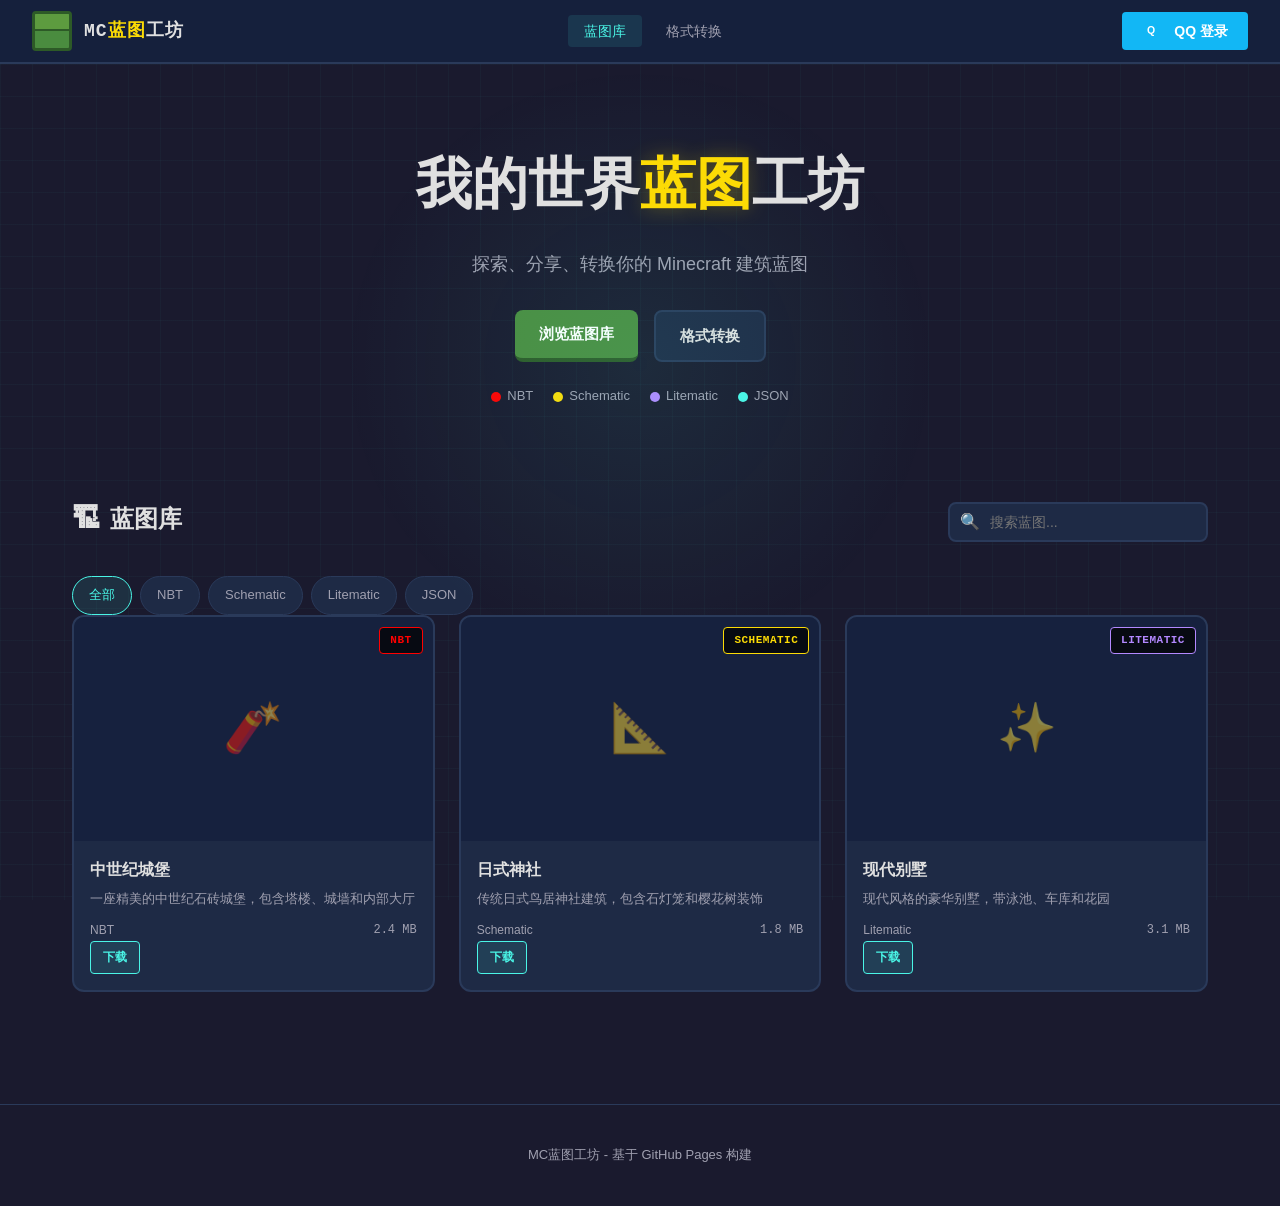
<file: minecraft-blueprints/index.html>
<!DOCTYPE html>
<html lang="zh-CN">
<head>
  <meta charset="UTF-8">
  <meta name="viewport" content="width=device-width, initial-scale=1.0">
  <title>MC蓝图工坊 - Minecraft 蓝图库</title>
  <meta name="description" content="探索、分享、转换你的 Minecraft 建筑蓝图。支持 NBT、Schematic、Litematic、JSON 格式。">
  <link rel="stylesheet" href="css/style.css">
</head>
<body>

  <!-- 导航栏 -->
  <nav class="navbar">
    <a href="./" class="nav-logo">
      <div class="logo-icon"></div>
      <span class="logo-text">MC<span>蓝图</span>工坊</span>
    </a>
    <ul class="nav-links">
      <li><a href="./" class="active">蓝图库</a></li>
      <li><a href="./converter.html">格式转换</a></li>
    </ul>
    <div id="nav-user"></div>
  </nav>

  <!-- 主内容 -->
  <main class="main-content">

    <!-- Hero 区域 -->
    <section class="hero">
      <h1>我的世界<span class="highlight">蓝图</span>工坊</h1>
      <p>探索、分享、转换你的 Minecraft 建筑蓝图</p>
      <div class="hero-buttons">
        <a href="#gallery" class="btn btn-primary">浏览蓝图库</a>
        <a href="./converter.html" class="btn btn-secondary">格式转换</a>
      </div>
      <div class="formats-legend">
        <div class="legend-item">
          <span class="legend-dot nbt"></span>
          <span>NBT</span>
        </div>
        <div class="legend-item">
          <span class="legend-dot schematic"></span>
          <span>Schematic</span>
        </div>
        <div class="legend-item">
          <span class="legend-dot litematic"></span>
          <span>Litematic</span>
        </div>
        <div class="legend-item">
          <span class="legend-dot json"></span>
          <span>JSON</span>
        </div>
      </div>
    </section>

    <!-- 蓝图库 -->
    <section id="gallery" class="container">
      <div class="section-header">
        <h2><span class="icon">&#x1f3d7;</span> 蓝图库</h2>
        <div class="search-filter-bar">
          <div class="search-box">
            <input type="text" id="search-input" placeholder="搜索蓝图...">
          </div>
        </div>
      </div>
      <div class="filter-chips" id="filter-chips">
        <span class="filter-chip active" data-filter="all">全部</span>
        <span class="filter-chip" data-filter="nbt">NBT</span>
        <span class="filter-chip" data-filter="schematic">Schematic</span>
        <span class="filter-chip" data-filter="litematic">Litematic</span>
        <span class="filter-chip" data-filter="json">JSON</span>
      </div>
      <div class="blueprint-grid" id="blueprint-grid"></div>
    </section>

  </main>

  <!-- 模态框 -->
  <div class="modal-overlay" id="modal">
    <div class="modal-content">
      <button class="modal-close" id="modal-close">&times;</button>
      <div class="modal-image" id="modal-image"></div>
      <div class="modal-body">
        <h3 id="modal-title"></h3>
        <p class="modal-desc" id="modal-desc"></p>
        <div class="modal-details" id="modal-details"></div>
        <div class="modal-downloads" id="modal-downloads"></div>
      </div>
    </div>
  </div>

  <!-- Toast 提示 -->
  <div class="toast" id="toast"></div>

  <!-- 页脚 -->
  <footer class="footer">
    <p>MC蓝图工坊 - 基于 GitHub Pages 构建</p>
  </footer>

  <!-- 脚本 -->
  <script src="js/auth.js"></script>
  <script src="js/parsers/nbt-parser.js"></script>
  <script src="js/gallery.js"></script>

</body>
</html>
</file>
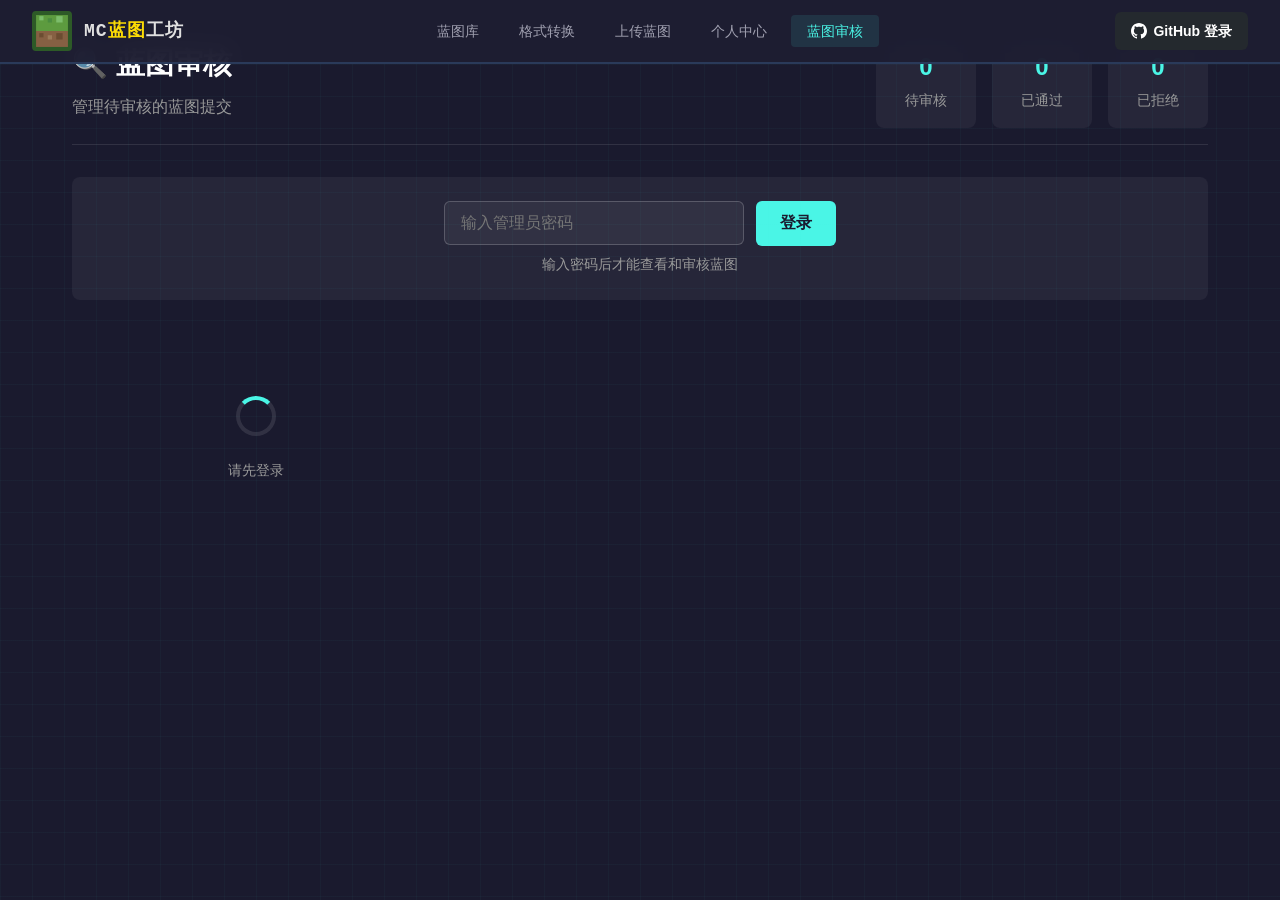
<file: admin.html>
<!DOCTYPE html>
<html lang="zh-CN">
<head>
  <meta charset="UTF-8">
  <meta name="viewport" content="width=device-width, initial-scale=1.0">
  <title>蓝图审核 - MC蓝图工坊</title>
  <link rel="stylesheet" href="css/style.css">
  <style>
    body {
      background: #1a1a2e;
      min-height: 100vh;
    }

    .navbar {
      background: rgba(30, 30, 50, 0.95);
    }

    .admin-container {
      max-width: 1200px;
      margin: 0 auto;
      padding: 2rem;
    }

    .admin-header {
      display: flex;
      justify-content: space-between;
      align-items: center;
      margin-bottom: 2rem;
      padding-bottom: 1rem;
      border-bottom: 1px solid rgba(255,255,255,0.1);
    }

    .admin-header h1 {
      color: #fff;
      font-size: 1.8rem;
      margin: 0;
    }

    .admin-header p {
      color: #999;
      margin: 0.5rem 0 0 0;
    }

    .stats-bar {
      display: flex;
      gap: 1rem;
    }

    .stat-item {
      background: rgba(255,255,255,0.05);
      padding: 1rem 1.5rem;
      border-radius: 8px;
      text-align: center;
      min-width: 100px;
    }

    .stat-item .number {
      font-size: 1.5rem;
      font-weight: bold;
      color: #4af5e6;
    }

    .stat-item .label {
      font-size: 0.85rem;
      color: #999;
      margin-top: 0.25rem;
    }

    .password-section {
      background: rgba(255,255,255,0.05);
      padding: 1.5rem;
      border-radius: 8px;
      margin-bottom: 2rem;
      text-align: center;
    }

    .password-section input {
      padding: 0.75rem 1rem;
      font-size: 1rem;
      border: 1px solid rgba(255,255,255,0.2);
      border-radius: 6px;
      background: rgba(255,255,255,0.05);
      color: #fff;
      width: 300px;
      margin-right: 0.5rem;
    }

    .password-section input:focus {
      outline: none;
      border-color: #4af5e6;
    }

    .password-section button {
      padding: 0.75rem 1.5rem;
      font-size: 1rem;
      border: none;
      border-radius: 6px;
      background: #4af5e6;
      color: #1a1a2e;
      font-weight: bold;
      cursor: pointer;
      transition: background 0.2s;
    }

    .password-section button:hover {
      background: #38d4c5;
    }

    .pending-list {
      display: grid;
      grid-template-columns: repeat(auto-fill, minmax(350px, 1fr));
      gap: 1rem;
    }

    .pending-card {
      background: rgba(255,255,255,0.05);
      border-radius: 12px;
      overflow: hidden;
      border: 1px solid rgba(255,255,255,0.1);
      transition: transform 0.2s, border-color 0.2s;
    }

    .pending-card:hover {
      transform: translateY(-2px);
      border-color: rgba(255,255,255,0.2);
    }

    .pending-card-header {
      padding: 1rem;
      background: rgba(255,255,255,0.03);
      border-bottom: 1px solid rgba(255,255,255,0.05);
    }

    .pending-card-header h3 {
      color: #fff;
      margin: 0 0 0.5rem 0;
      font-size: 1.1rem;
    }

    .pending-card-header .meta {
      color: #999;
      font-size: 0.85rem;
      display: flex;
      gap: 1rem;
    }

    .pending-card-body {
      padding: 1rem;
    }

    .pending-card-body p {
      color: #ccc;
      font-size: 0.9rem;
      margin: 0 0 1rem 0;
      line-height: 1.5;
    }

    .pending-card-details {
      display: grid;
      grid-template-columns: 1fr 1fr;
      gap: 0.5rem;
      font-size: 0.85rem;
      margin-bottom: 1rem;
    }

    .pending-card-details .detail {
      color: #999;
    }

    .pending-card-details .detail span {
      color: #4af5e6;
    }

    .pending-card-actions {
      display: flex;
      gap: 0.5rem;
    }

    .btn-approve {
      flex: 1;
      padding: 0.75rem;
      border: none;
      border-radius: 6px;
      background: #27ae60;
      color: #fff;
      font-weight: bold;
      cursor: pointer;
      transition: background 0.2s;
    }

    .btn-approve:hover {
      background: #219a52;
    }

    .btn-reject {
      flex: 1;
      padding: 0.75rem;
      border: none;
      border-radius: 6px;
      background: #e74c3c;
      color: #fff;
      font-weight: bold;
      cursor: pointer;
      transition: background 0.2s;
    }

    .btn-reject:hover {
      background: #d63031;
    }

    .empty-state {
      text-align: center;
      padding: 4rem;
    }

    .empty-state .empty-icon {
      font-size: 4rem;
      opacity: 0.3;
      margin-bottom: 1rem;
    }

    .empty-state h3 {
      color: #fff;
      margin: 0 0 0.5rem 0;
    }

    .empty-state p {
      color: #999;
      margin: 0;
    }

    .loading-state {
      text-align: center;
      padding: 4rem;
    }

    .loading-state .spinner {
      width: 40px;
      height: 40px;
      border: 4px solid rgba(255,255,255,0.1);
      border-top: 4px solid #4af5e6;
      border-radius: 50%;
      animation: spin 0.8s linear infinite;
      margin: 0 auto 1rem auto;
    }

    @keyframes spin {
      to { transform: rotate(360deg); }
    }

    .loading-state p {
      color: #999;
    }

    .toast {
      position: fixed;
      top: 20px;
      left: 50%;
      transform: translateX(-50%) translateY(-20px);
      padding: 12px 24px;
      border-radius: 8px;
      color: #fff;
      font-size: 14px;
      z-index: 9999;
      opacity: 0;
      transition: opacity 0.3s, transform 0.3s;
      pointer-events: none;
      max-width: 400px;
      text-align: center;
      box-shadow: 0 4px 12px rgba(0,0,0,0.3);
    }

    .toast.show {
      opacity: 1;
      transform: translateX(-50%) translateY(0);
    }

    .toast.success {
      background: #27ae60;
    }

    .toast.error {
      background: #e74c3c;
    }
  </style>
</head>
<body>
  <nav class="navbar">
    <a href="./" class="nav-logo">
      <div class="logo-icon"></div>
      <span class="logo-text">MC<span>蓝图</span>工坊</span>
    </a>
    <ul class="nav-links">
      <li><a href="./">蓝图库</a></li>
      <li><a href="./converter.html">格式转换</a></li>
      <li><a href="./upload.html">上传蓝图</a></li>
      <li><a href="./profile.html">个人中心</a></li>
      <li><a href="./admin.html" class="active">蓝图审核</a></li>
    </ul>
    <div id="nav-user"></div>
  </nav>

  <div class="admin-container">
    <div class="admin-header">
      <div>
        <h1>🔍 蓝图审核</h1>
        <p>管理待审核的蓝图提交</p>
      </div>
      <div class="stats-bar">
        <div class="stat-item">
          <div class="number" id="pending-count">0</div>
          <div class="label">待审核</div>
        </div>
        <div class="stat-item">
          <div class="number" id="approved-count">0</div>
          <div class="label">已通过</div>
        </div>
        <div class="stat-item">
          <div class="number" id="rejected-count">0</div>
          <div class="label">已拒绝</div>
        </div>
      </div>
    </div>

    <div class="password-section">
      <input type="password" id="admin-password" placeholder="输入管理员密码">
      <button onclick="loginAdmin()">登录</button>
      <p style="color: #999; font-size: 0.85rem; margin-top: 0.5rem;">输入密码后才能查看和审核蓝图</p>
    </div>

    <div id="pending-list" class="pending-list">
      <div class="loading-state">
        <div class="spinner"></div>
        <p>请先登录</p>
      </div>
    </div>
  </div>

  <script src="js/auth.js"></script>
  <script>
    const AUTH_WORKER_URL = 'https://qq-auth.wqclo.workers.dev';
    let adminPassword = '';

    function showToast(message, type) {
      let toast = document.getElementById('admin-toast');
      if (!toast) {
        toast = document.createElement('div');
        toast.id = 'admin-toast';
        toast.className = 'toast';
        document.body.appendChild(toast);
      }

      toast.textContent = message;
      toast.className = 'toast show ' + type;

      setTimeout(function() {
        toast.classList.remove('show');
      }, 3000);
    }

    async function loginAdmin() {
      const passwordInput = document.getElementById('admin-password');
      adminPassword = passwordInput.value.trim();

      if (!adminPassword) {
        showToast('请输入密码', 'error');
        return;
      }

      await loadPendingList();
    }

    async function loadPendingList() {
      const listContainer = document.getElementById('pending-list');
      listContainer.innerHTML = '<div class="loading-state"><div class="spinner"></div><p>正在加载待审核列表...</p></div>';

      try {
        const response = await fetch(AUTH_WORKER_URL + '/pending', {
          headers: {
            'Authorization': 'Bearer ' + adminPassword
          }
        });

        const data = await response.json();

        if (!data.success) {
          showToast(data.error || '获取列表失败', 'error');
          listContainer.innerHTML = '<div class="empty-state"><span class="empty-icon">🔒</span><h3>未授权</h3><p>密码错误，请重新输入</p></div>';
          return;
        }

        const pending = data.pending || [];
        document.getElementById('pending-count').textContent = pending.length;

        if (pending.length === 0) {
          listContainer.innerHTML = '<div class="empty-state"><span class="empty-icon">🎉</span><h3>暂无待审核蓝图</h3><p>所有提交都已审核完成</p></div>';
          return;
        }

        listContainer.innerHTML = '';

        pending.forEach(function(bp) {
          const card = document.createElement('div');
          card.className = 'pending-card';

          const modNames = (bp.mod_names || []).join(', ') || '无';

          card.innerHTML = `
            <div class="pending-card-header">
              <h3>${bp.name}</h3>
              <div class="meta">
                <span>${bp.format.toUpperCase()} · ${bp.size}</span>
                <span>版本 ${bp.mc_version || '未知'}</span>
              </div>
            </div>
            <div class="pending-card-body">
              <p>${bp.description || '暂无描述'}</p>
              <div class="pending-card-details">
                <div class="detail">上传者: <span>${bp.author || '匿名'}</span></div>
                <div class="detail">模组依赖: <span>${modNames}</span></div>
                <div class="detail">尺寸: <span>${bp.dimensions || '未知'}</span></div>
                <div class="detail">方块数: <span>${bp.blocks || '未知'}</span></div>
              </div>
              <div class="pending-card-actions">
                <button class="btn-approve" onclick="approveBlueprint('${bp.id}')">✅ 通过</button>
                <button class="btn-reject" onclick="rejectBlueprint('${bp.id}')">❌ 拒绝</button>
              </div>
            </div>
          `;

          listContainer.appendChild(card);
        });

      } catch (err) {
        console.error(err);
        showToast('加载失败: ' + err.message, 'error');
        listContainer.innerHTML = '<div class="empty-state"><span class="empty-icon">❌</span><h3>加载失败</h3><p>无法连接到服务器</p></div>';
      }
    }

    async function approveBlueprint(uploadId) {
      if (!confirm('确定要通过这个蓝图吗？')) {
        return;
      }

      try {
        const response = await fetch(AUTH_WORKER_URL + '/approve', {
          method: 'POST',
          headers: {
            'Content-Type': 'application/json',
            'Authorization': 'Bearer ' + adminPassword
          },
          body: JSON.stringify({ uploadId: uploadId })
        });

        const data = await response.json();

        if (data.success) {
          showToast('审核通过', 'success');
          loadPendingList();
        } else {
          showToast(data.error || '操作失败', 'error');
        }

      } catch (err) {
        showToast('操作失败: ' + err.message, 'error');
      }
    }

    async function rejectBlueprint(uploadId) {
      if (!confirm('确定要拒绝这个蓝图吗？文件将被删除。')) {
        return;
      }

      try {
        const response = await fetch(AUTH_WORKER_URL + '/reject', {
          method: 'POST',
          headers: {
            'Content-Type': 'application/json',
            'Authorization': 'Bearer ' + adminPassword
          },
          body: JSON.stringify({ uploadId: uploadId })
        });

        const data = await response.json();

        if (data.success) {
          showToast('已拒绝', 'success');
          loadPendingList();
        } else {
          showToast(data.error || '操作失败', 'error');
        }

      } catch (err) {
        showToast('操作失败: ' + err.message, 'error');
      }
    }

    document.getElementById('admin-password').addEventListener('keypress', function(e) {
      if (e.key === 'Enter') {
        loginAdmin();
      }
    });
  </script>
</body>
</html>
</file>
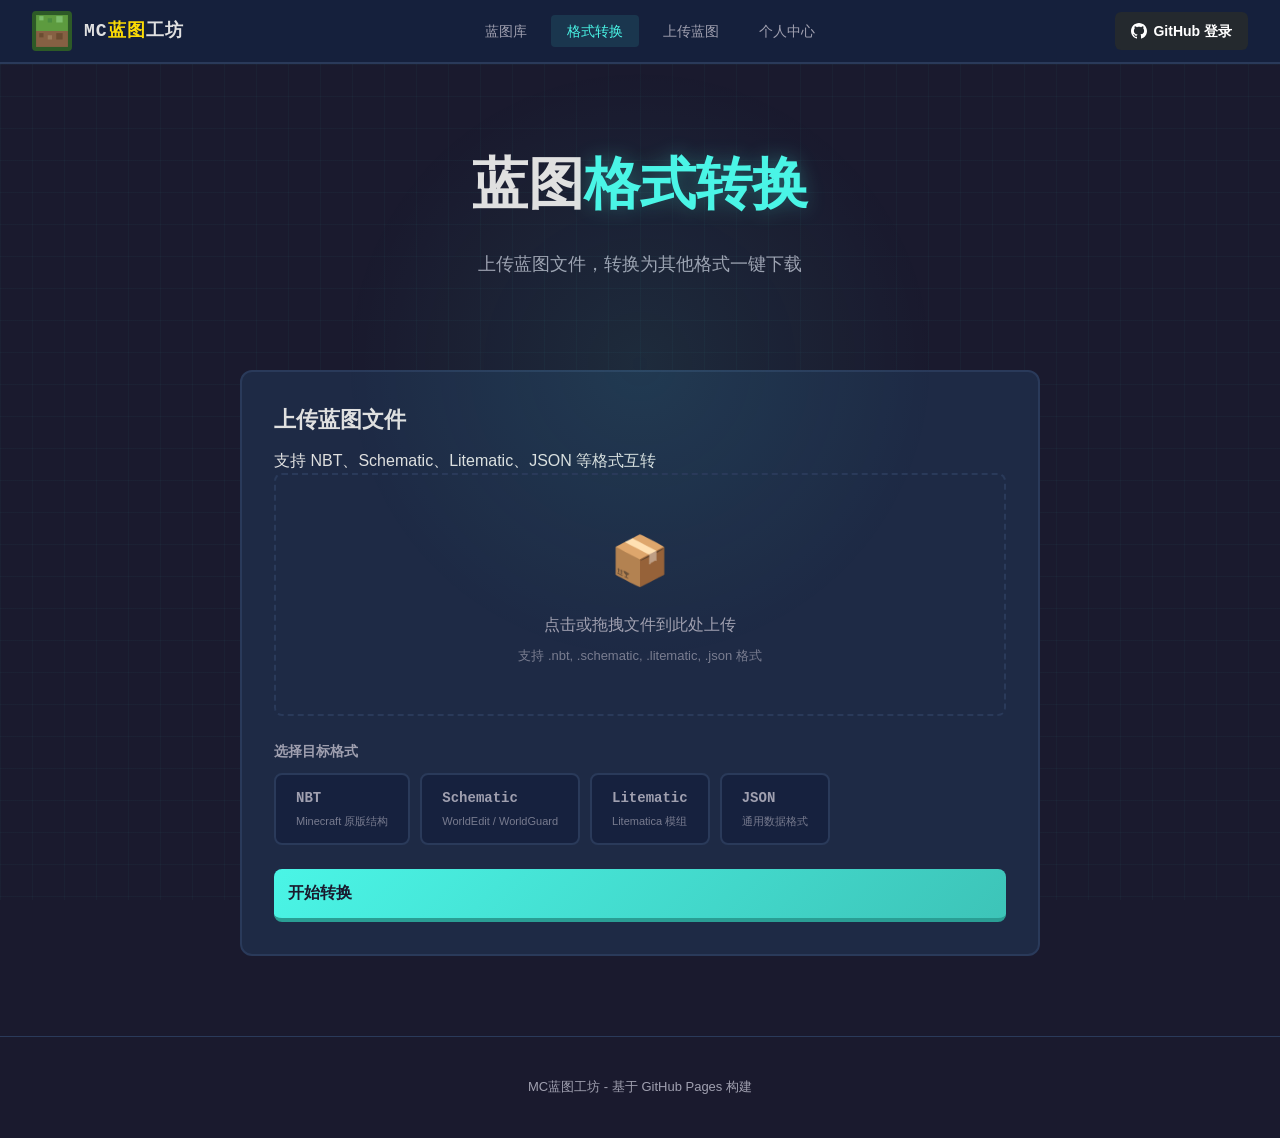
<file: converter.html>
<!DOCTYPE html>
<html lang="zh-CN">
<head>
  <meta charset="UTF-8">
  <meta name="viewport" content="width=device-width, initial-scale=1.0">
  <title>MC蓝图工坊 - 蓝图格式转换</title>
  <meta name="description" content="上传蓝图文件，转换为 NBT、Schematic、Litematic、JSON 等格式一键下载。">
  <meta name="keywords" content="Minecraft, 蓝图转换, NBT转换, Schematic转换, Litematic转换, 格式转换">
  <meta name="author" content="MC蓝图工坊">

  <!-- Favicon -->
  <link rel="icon" type="image/svg+xml" href="assets/favicon.svg">
  <link rel="apple-touch-icon" href="assets/apple-touch-icon.png">

  <!-- Open Graph / Facebook -->
  <meta property="og:type" content="website">
  <meta property="og:url" content="https://kalloer1.github.io/mc_blueprint/converter.html">
  <meta property="og:title" content="MC蓝图工坊 - 蓝图格式转换">
  <meta property="og:description" content="上传蓝图文件，转换为 NBT、Schematic、Litematic、JSON 等格式一键下载。">
  <meta property="og:image" content="https://kalloer1.github.io/mc_blueprint/assets/og-image.png">

  <!-- Twitter Card -->
  <meta name="twitter:card" content="summary_large_image">
  <meta name="twitter:url" content="https://kalloer1.github.io/mc_blueprint/converter.html">
  <meta name="twitter:title" content="MC蓝图工坊 - 蓝图格式转换">
  <meta name="twitter:description" content="上传蓝图文件，转换为 NBT、Schematic、Litematic、JSON 等格式一键下载。">
  <meta name="twitter:image" content="https://kalloer1.github.io/mc_blueprint/assets/og-image.png">

  <link rel="stylesheet" href="css/style.css">
</head>
<body>

  <!-- 导航栏 -->
  <nav class="navbar">
    <a href="./" class="nav-logo">
      <div class="logo-icon"></div>
      <span class="logo-text">MC<span>蓝图</span>工坊</span>
    </a>
    <ul class="nav-links">
      <li><a href="./">蓝图库</a></li>
      <li><a href="./converter.html" class="active">格式转换</a></li>
      <li><a href="./upload.html">上传蓝图</a></li>
      <li><a href="./profile.html">个人中心</a></li>
    </ul>
    <div id="nav-user"></div>
  </nav>

  <!-- 主内容 -->
  <main class="main-content">

    <!-- Hero 区域 -->
    <section class="hero hero-small">
      <h1>蓝图<span class="sub-highlight">格式转换</span></h1>
      <p>上传蓝图文件，转换为其他格式一键下载</p>
    </section>

    <!-- 转换区域 -->
    <section class="converter-section">
      <div class="converter-card">
        <h2>上传蓝图文件</h2>
        <p class="converter-subtitle">支持 NBT、Schematic、Litematic、JSON 等格式互转</p>

        <!-- 上传区域 -->
        <div class="upload-zone" id="upload-zone">
          <div class="upload-icon">&#x1f4e6;</div>
          <p class="upload-text">点击或拖拽文件到此处上传</p>
          <p class="upload-hint">支持 .nbt, .schematic, .litematic, .json 格式</p>
          <input type="file" id="file-input" accept=".nbt,.schematic,.litematic,.json" hidden>
          <div class="file-info" id="file-info"></div>
        </div>

        <!-- 格式选择 -->
        <div class="format-selection">
          <label>选择目标格式</label>
          <div class="format-options">
            <div class="format-option" data-format="nbt">
              <strong>NBT</strong>
              <span class="format-desc">Minecraft 原版结构</span>
            </div>
            <div class="format-option" data-format="schematic">
              <strong>Schematic</strong>
              <span class="format-desc">WorldEdit / WorldGuard</span>
            </div>
            <div class="format-option" data-format="litematic">
              <strong>Litematic</strong>
              <span class="format-desc">Litematica 模组</span>
            </div>
            <div class="format-option" data-format="json">
              <strong>JSON</strong>
              <span class="format-desc">通用数据格式</span>
            </div>
          </div>
        </div>

        <!-- 转换按钮 -->
        <button class="btn btn-diamond btn-convert" id="btn-convert">开始转换</button>

        <!-- 进度条 -->
        <div class="convert-progress" id="convert-progress">
          <div class="progress-bar"><div class="progress-fill" id="progress-fill"></div></div>
          <p class="progress-text" id="progress-text">正在转换中...</p>
        </div>

        <!-- 转换结果 -->
        <div class="convert-result" id="convert-result">
          <div class="result-icon">&#x2705;</div>
          <p class="result-text">转换完成！文件已准备就绪。</p>
          <a class="btn btn-diamond btn-download" id="btn-download" href="#">下载文件</a>
        </div>
      </div>
    </section>

  </main>

  <!-- Toast 提示 -->
  <div class="toast" id="toast"></div>

  <!-- 页脚 -->
  <footer class="footer">
    <p>MC蓝图工坊 - 基于 GitHub Pages 构建</p>
  </footer>

  <!-- 脚本 -->
  <script src="js/auth.js"></script>
  <script src="js/parsers/nbt-parser.js"></script>
  <script src="js/converter.js"></script>

</body>
</html>
</file>
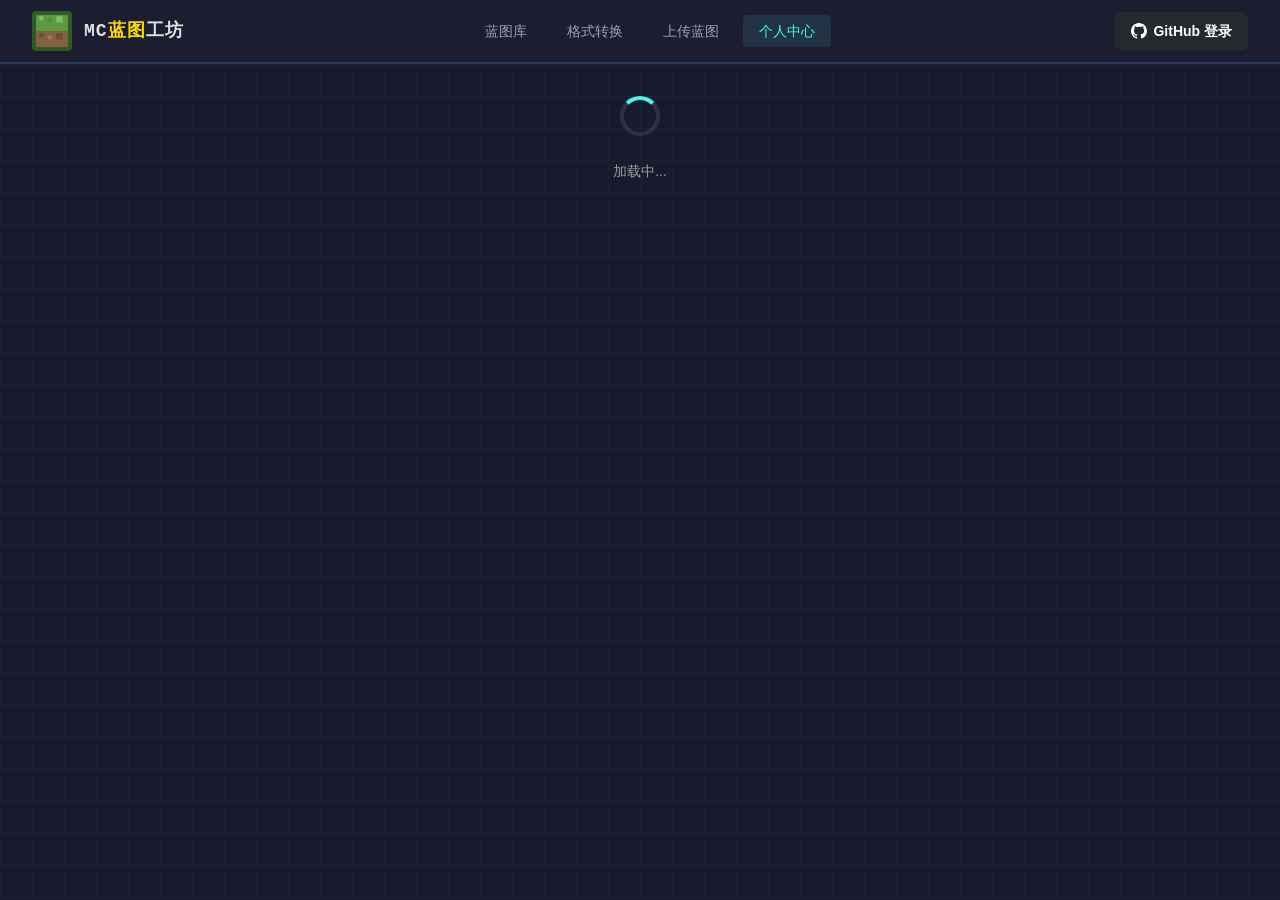
<file: profile.html>
<!DOCTYPE html>
<html lang="zh-CN">
<head>
  <meta charset="UTF-8">
  <meta name="viewport" content="width=device-width, initial-scale=1.0">
  <title>个人中心 - MC蓝图工坊</title>
  <link rel="stylesheet" href="css/style.css">
  <style>
    body {
      background: #1a1a2e;
      min-height: 100vh;
    }

    .navbar {
      background: rgba(30, 30, 50, 0.95);
    }

    .profile-container {
      max-width: 900px;
      margin: 0 auto;
      padding: 2rem;
    }

    .profile-card {
      background: rgba(255,255,255,0.05);
      border-radius: 16px;
      padding: 2rem;
      border: 1px solid rgba(255,255,255,0.1);
      margin-bottom: 2rem;
    }

    .profile-header {
      display: flex;
      align-items: center;
      gap: 1.5rem;
      margin-bottom: 1.5rem;
    }

    .profile-avatar {
      width: 80px;
      height: 80px;
      border-radius: 50%;
      border: 3px solid rgba(255,255,255,0.2);
      object-fit: cover;
    }

    .profile-info h2 {
      color: #fff;
      margin: 0 0 0.25rem 0;
      font-size: 1.5rem;
    }

    .profile-info .bio {
      color: #999;
      margin: 0;
      font-size: 0.9rem;
    }

    .profile-info .meta {
      color: #666;
      font-size: 0.85rem;
      margin-top: 0.5rem;
    }

    .profile-info a {
      color: #4af5e6;
      text-decoration: none;
    }

    .profile-info a:hover {
      text-decoration: underline;
    }

    .section-title {
      color: #fff;
      font-size: 1.2rem;
      margin: 0 0 1rem 0;
      padding-bottom: 0.5rem;
      border-bottom: 1px solid rgba(255,255,255,0.1);
    }

    .stats-row {
      display: grid;
      grid-template-columns: repeat(3, 1fr);
      gap: 1rem;
      margin-bottom: 2rem;
    }

    .stat-card {
      background: rgba(255,255,255,0.03);
      padding: 1.25rem;
      border-radius: 12px;
      text-align: center;
      border: 1px solid rgba(255,255,255,0.05);
    }

    .stat-card .num {
      font-size: 1.8rem;
      font-weight: bold;
      color: #4af5e6;
    }

    .stat-card .label {
      font-size: 0.85rem;
      color: #999;
      margin-top: 0.25rem;
    }

    .blueprint-list {
      display: flex;
      flex-direction: column;
      gap: 0.75rem;
    }

    .blueprint-item {
      background: rgba(255,255,255,0.03);
      padding: 1rem;
      border-radius: 8px;
      border: 1px solid rgba(255,255,255,0.05);
      display: flex;
      justify-content: space-between;
      align-items: center;
      transition: border-color 0.2s;
    }

    .blueprint-item:hover {
      border-color: rgba(255,255,255,0.15);
    }

    .blueprint-item .bp-info h4 {
      color: #fff;
      margin: 0 0 0.25rem 0;
      font-size: 1rem;
    }

    .blueprint-item .bp-info .bp-meta {
      color: #888;
      font-size: 0.8rem;
    }

    .blueprint-item .bp-status {
      font-size: 0.8rem;
      padding: 0.25rem 0.75rem;
      border-radius: 12px;
    }

    .bp-status.approved {
      background: rgba(39, 174, 96, 0.15);
      color: #27ae60;
    }

    .bp-status.pending {
      background: rgba(241, 196, 15, 0.15);
      color: #f1c40f;
    }

    .btn-logout {
      display: inline-block;
      padding: 0.5rem 1.5rem;
      background: rgba(231, 76, 60, 0.15);
      color: #e74c3c;
      border: 1px solid rgba(231, 76, 60, 0.3);
      border-radius: 6px;
      cursor: pointer;
      font-size: 0.9rem;
      text-decoration: none;
      transition: background 0.2s;
    }

    .btn-logout:hover {
      background: rgba(231, 76, 60, 0.25);
    }

    .empty-state {
      text-align: center;
      padding: 3rem;
      color: #999;
    }

    .empty-state .empty-icon {
      font-size: 3rem;
      opacity: 0.3;
      margin-bottom: 1rem;
    }

    .login-prompt {
      text-align: center;
      padding: 4rem;
    }

    .login-prompt .empty-icon {
      font-size: 4rem;
      opacity: 0.3;
      margin-bottom: 1rem;
    }

    .login-prompt h3 {
      color: #fff;
      margin: 0 0 0.5rem 0;
    }

    .login-prompt p {
      color: #999;
      margin: 0 0 1.5rem 0;
    }

    .loading-state {
      text-align: center;
      padding: 4rem;
    }

    .loading-state .spinner {
      width: 40px;
      height: 40px;
      border: 4px solid rgba(255,255,255,0.1);
      border-top: 4px solid #4af5e6;
      border-radius: 50%;
      animation: spin 0.8s linear infinite;
      margin: 0 auto 1rem auto;
    }

    @keyframes spin {
      to { transform: rotate(360deg); }
    }

    .loading-state p {
      color: #999;
    }
  </style>
</head>
<body>
  <nav class="navbar">
    <a href="./" class="nav-logo">
      <div class="logo-icon"></div>
      <span class="logo-text">MC<span>蓝图</span>工坊</span>
    </a>
    <ul class="nav-links">
      <li><a href="./">蓝图库</a></li>
      <li><a href="./converter.html">格式转换</a></li>
      <li><a href="./upload.html">上传蓝图</a></li>
      <li><a href="./profile.html" class="active">个人中心</a></li>
    </ul>
    <div id="nav-user"></div>
  </nav>

  <div class="profile-container" id="profile-content">
    <div class="loading-state">
      <div class="spinner"></div>
      <p>加载中...</p>
    </div>
  </div>

  <script src="js/auth.js"></script>
  <script>
    const AUTH_WORKER_URL = 'https://qq-auth.wqclo.workers.dev';

    function renderProfile() {
      var container = document.getElementById('profile-content');
      var userData = localStorage.getItem('user');

      if (!userData) {
        container.innerHTML = `
          <div class="login-prompt">
            <div class="empty-icon">🔒</div>
            <h3>请先登录</h3>
            <p>登录后即可查看个人中心</p>
            <a href="javascript:void(0)" class="btn-login" onclick="loginWithGitHub()" style="display: inline-flex; align-items: center; gap: 6px; padding: 8px 16px; background: #24292e; color: #fff; border-radius: 6px; font-size: 14px; text-decoration: none;">
              <svg width="16" height="16" viewBox="0 0 24 24" fill="currentColor"><path d="M12 0c-6.626 0-12 5.373-12 12 0 5.302 3.438 9.8 8.207 11.387.599.111.793-.261.793-.577v-2.234c-3.338.726-4.033-1.416-4.033-1.416-.546-1.387-1.333-1.756-1.333-1.756-1.089-.745.083-.729.083-.729 1.205.084 1.839 1.237 1.839 1.237 1.07 1.834 2.807 1.304 3.492.997.107-.775.418-1.305.762-1.604-2.665-.305-5.467-1.334-5.467-5.931 0-1.311.469-2.381 1.236-3.221-.124-.303-.535-1.524.117-3.176 0 0 1.008-.322 3.301 1.23.957-.266 1.983-.399 3.003-.404 1.02.005 2.047.138 3.006.404 2.291-1.552 3.297-1.23 3.297-1.23.653 1.653.242 2.874.118 3.176.77.84 1.235 1.911 1.235 3.221 0 4.609-2.807 5.624-5.479 5.921.43.372.823 1.102.823 2.222v3.293c0 .319.192.694.801.576 4.765-1.589 8.199-6.086 8.199-11.386 0-6.627-5.373-12-12-12z"/></svg>
              GitHub 登录
            </a>
          </div>
        `;
        return;
      }

      try {
        var user = JSON.parse(userData);
      } catch (e) {
        container.innerHTML = '<div class="empty-state"><div class="empty-icon">❌</div><h3>数据解析失败</h3></div>';
        return;
      }

      container.innerHTML = `
        <div class="profile-card">
          <div class="profile-header">
            <img class="profile-avatar" src="${user.avatar || ''}" alt="${user.nickname || '用户'}" onerror="this.src='assets/favicon.svg'">
            <div class="profile-info">
              <h2>${user.nickname || '未知用户'}</h2>
              <p class="bio">${user.bio || '这个人很懒，什么都没写'}</p>
              <p class="meta">
                登录平台: GitHub · 
                <a href="${user.github_url || '#'}" target="_blank" rel="noopener noreferrer">GitHub 主页</a>
              </p>
              <p class="meta">登录时间: ${user.login_time ? new Date(user.login_time).toLocaleString('zh-CN') : '未知'}</p>
            </div>
          </div>
          <a href="javascript:void(0)" class="btn-logout" onclick="logout()">退出登录</a>
        </div>

        <div class="stats-row">
          <div class="stat-card">
            <div class="num" id="my-upload-count">-</div>
            <div class="label">我的上传</div>
          </div>
          <div class="stat-card">
            <div class="num" id="my-approved-count">-</div>
            <div class="label">已通过</div>
          </div>
          <div class="stat-card">
            <div class="num" id="my-pending-count">-</div>
            <div class="label">待审核</div>
          </div>
        </div>

        <h3 class="section-title">我的蓝图</h3>
        <div class="blueprint-list" id="my-blueprints">
          <div class="loading-state" style="padding: 2rem;"><div class="spinner"></div><p>加载中...</p></div>
        </div>
      `;

      loadMyBlueprints(user.id);
    }

    async function loadMyBlueprints(userId) {
      var listEl = document.getElementById('my-blueprints');
      if (!userId) {
        listEl.innerHTML = '<div class="empty-state"><div class="empty-icon">📭</div><p>无法获取用户信息</p></div>';
        return;
      }

      try {
        var response = await fetch(AUTH_WORKER_URL + '/api/user/blueprints?user_id=' + encodeURIComponent(userId));
        var data = await response.json();

        if (!data.success) {
          listEl.innerHTML = '<div class="empty-state"><div class="empty-icon">📭</div><p>暂无上传记录</p></div>';
          document.getElementById('my-upload-count').textContent = '0';
          document.getElementById('my-approved-count').textContent = '0';
          document.getElementById('my-pending-count').textContent = '0';
          return;
        }

        var blueprints = data.blueprints || [];
        var approved = blueprints.filter(function(b) { return b.is_approved; });
        var pending = blueprints.filter(function(b) { return !b.is_approved; });

        document.getElementById('my-upload-count').textContent = blueprints.length;
        document.getElementById('my-approved-count').textContent = approved.length;
        document.getElementById('my-pending-count').textContent = pending.length;

        if (blueprints.length === 0) {
          listEl.innerHTML = '<div class="empty-state"><div class="empty-icon">📭</div><p>还没有上传过蓝图</p><a href="./upload.html" style="color: #4af5e6;">去上传</a></div>';
          return;
        }

        listEl.innerHTML = '';

        blueprints.forEach(function(bp) {
          var item = document.createElement('div');
          item.className = 'blueprint-item';
          item.innerHTML = `
            <div class="bp-info">
              <h4>${bp.name}</h4>
              <span class="bp-meta">版本 ${bp.mc_version || '未知'} · ${bp.format.toUpperCase()} · ${bp.size} · ${new Date(bp.upload_time).toLocaleDateString('zh-CN')}</span>
            </div>
            <span class="bp-status ${bp.is_approved ? 'approved' : 'pending'}">${bp.is_approved ? '已通过' : '待审核'}</span>
          `;
          listEl.appendChild(item);
        });

      } catch (err) {
        console.error(err);
        listEl.innerHTML = '<div class="empty-state"><div class="empty-icon">❌</div><p>加载失败</p></div>';
      }
    }

    document.addEventListener('DOMContentLoaded', function() {
      renderProfile();
    });
  </script>
</body>
</html>
</file>
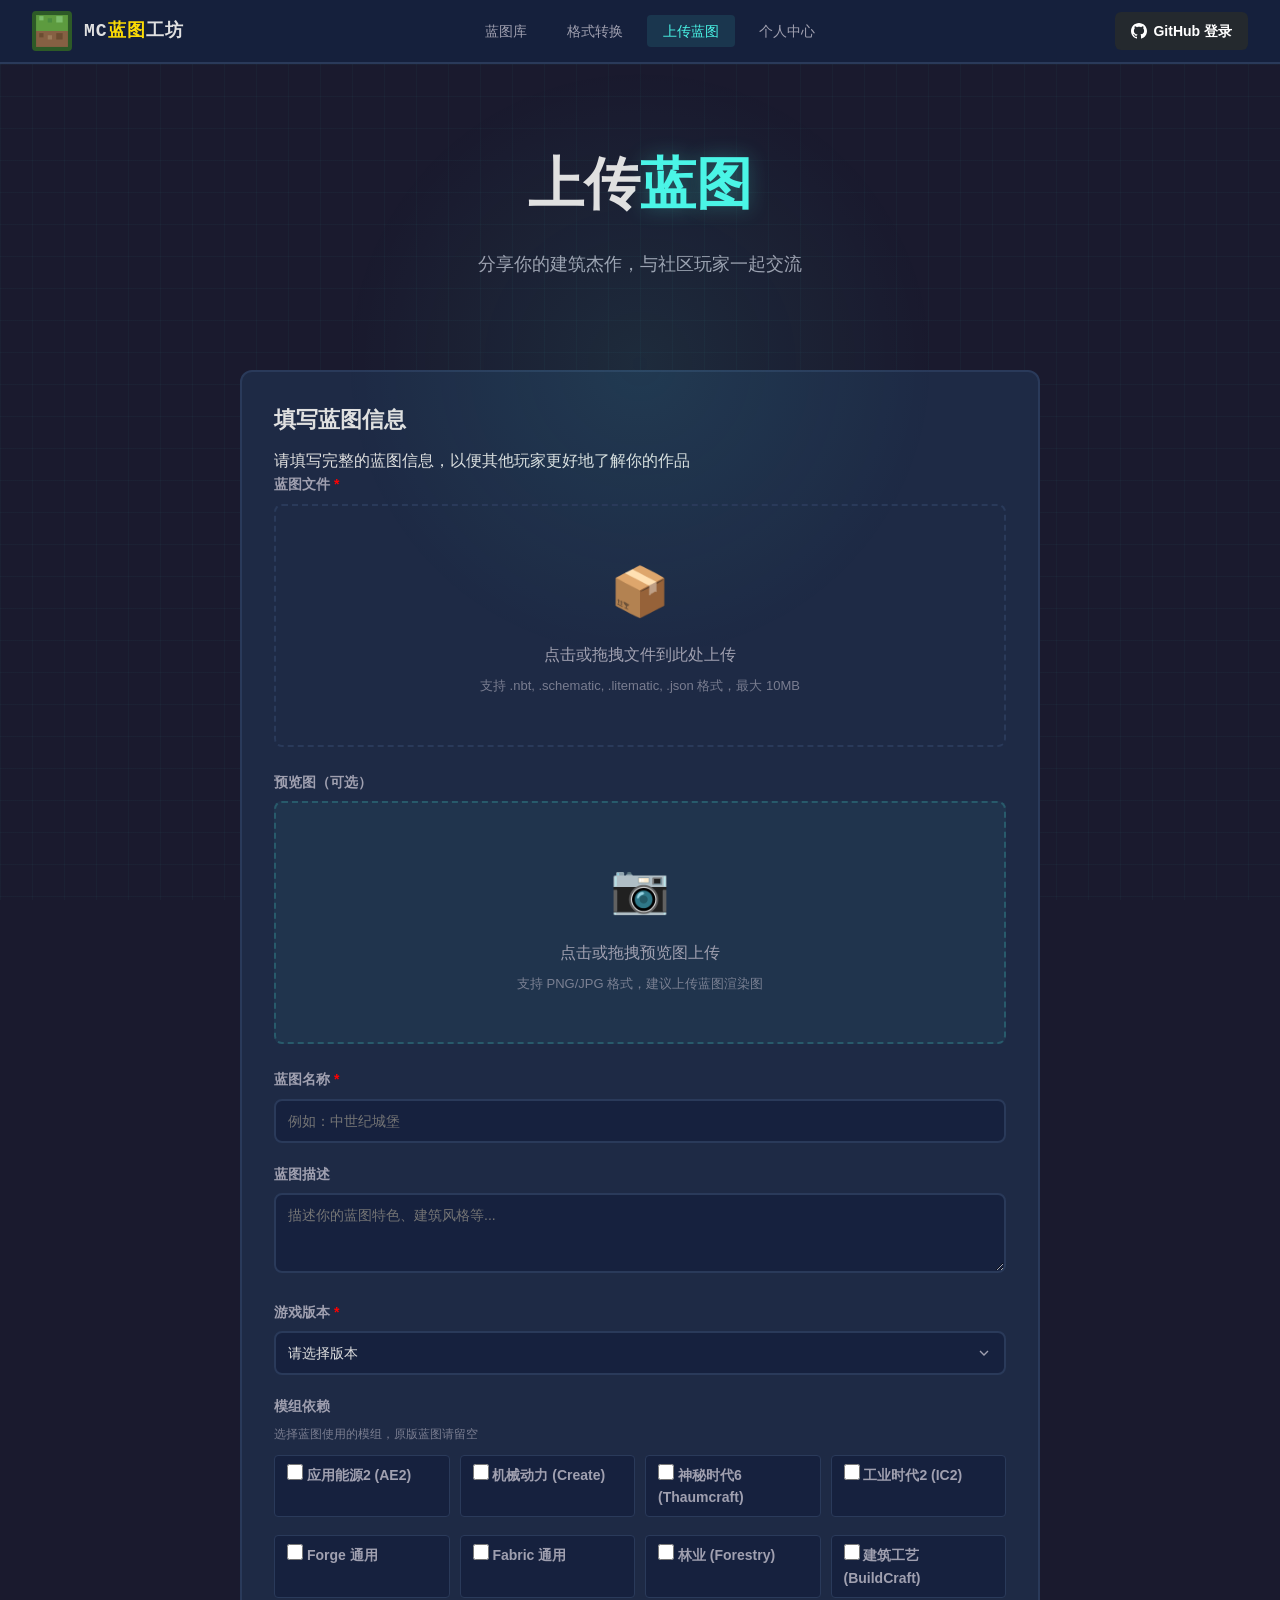
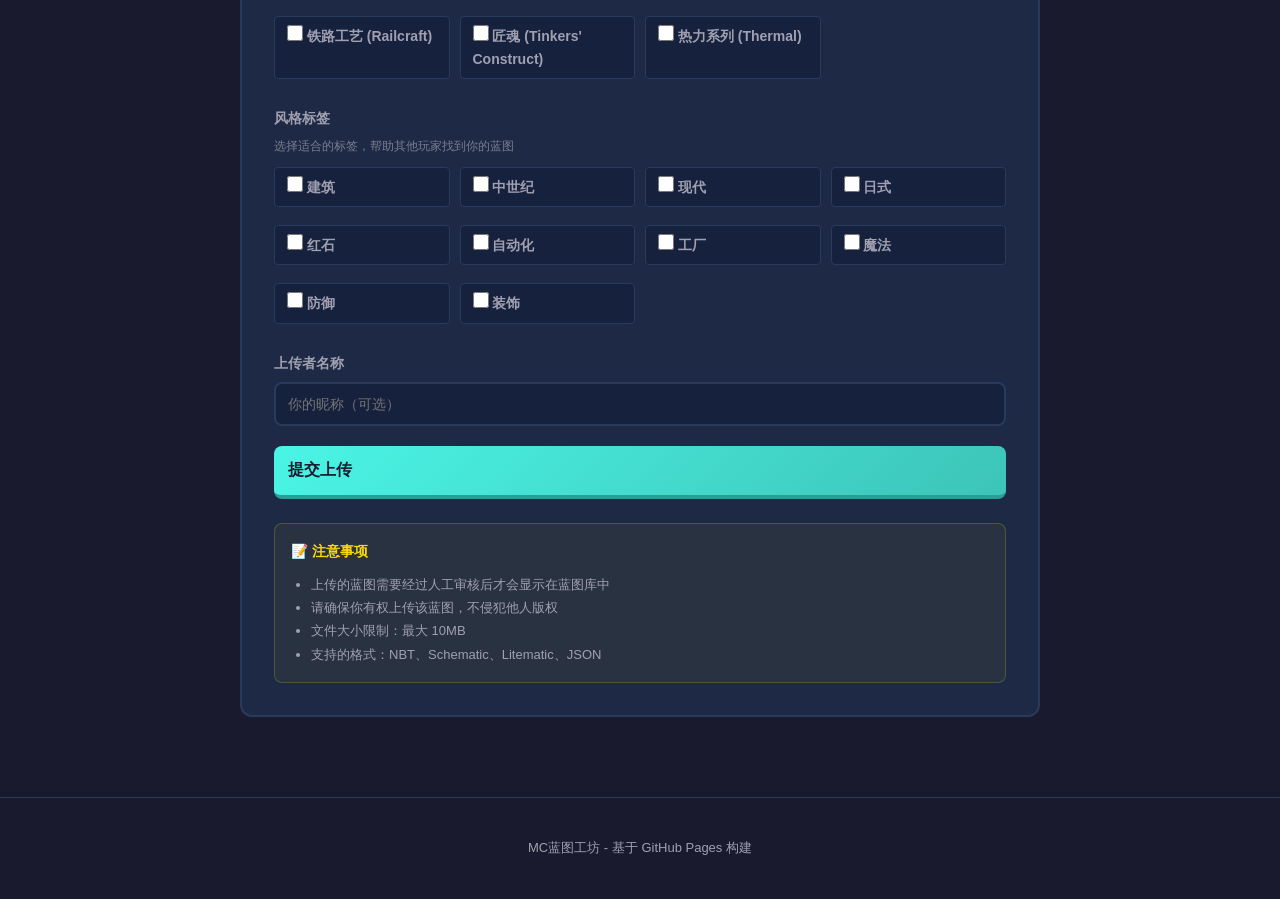
<file: upload.html>
<!DOCTYPE html>
<html lang="zh-CN">
<head>
  <meta charset="UTF-8">
  <meta name="viewport" content="width=device-width, initial-scale=1.0">
  <title>MC蓝图工坊 - 上传蓝图</title>
  <meta name="description" content="上传你的 Minecraft 建筑蓝图，分享给社区玩家。">
  <meta name="keywords" content="Minecraft, 蓝图上传, 分享蓝图, 建筑分享">
  <meta name="author" content="MC蓝图工坊">

  <!-- Favicon -->
  <link rel="icon" type="image/svg+xml" href="assets/favicon.svg">
  <link rel="apple-touch-icon" href="assets/apple-touch-icon.png">

  <link rel="stylesheet" href="css/style.css">
</head>
<body>

  <!-- 导航栏 -->
  <nav class="navbar">
    <a href="./" class="nav-logo">
      <div class="logo-icon"></div>
      <span class="logo-text">MC<span>蓝图</span>工坊</span>
    </a>
    <ul class="nav-links">
      <li><a href="./">蓝图库</a></li>
      <li><a href="./converter.html">格式转换</a></li>
      <li><a href="./upload.html" class="active">上传蓝图</a></li>
      <li><a href="./profile.html">个人中心</a></li>
    </ul>
    <div id="nav-user"></div>
  </nav>

  <!-- 主内容 -->
  <main class="main-content">

    <!-- Hero 区域 -->
    <section class="hero hero-small">
      <h1>上传<span class="sub-highlight">蓝图</span></h1>
      <p>分享你的建筑杰作，与社区玩家一起交流</p>
    </section>

    <!-- 上传区域 -->
    <section class="converter-section">
      <div class="converter-card">
        <h2>填写蓝图信息</h2>
        <p class="converter-subtitle">请填写完整的蓝图信息，以便其他玩家更好地了解你的作品</p>

        <!-- 表单 -->
        <form id="upload-form" enctype="multipart/form-data">
          <!-- 蓝图文件 -->
          <div class="form-group">
            <label for="file-input">蓝图文件 <span class="required">*</span></label>
            <div class="upload-zone" id="upload-zone">
              <div class="upload-icon">&#x1f4e6;</div>
              <p class="upload-text">点击或拖拽文件到此处上传</p>
              <p class="upload-hint">支持 .nbt, .schematic, .litematic, .json 格式，最大 10MB</p>
              <input type="file" id="file-input" name="blueprint_file" accept=".nbt,.schematic,.litematic,.json" required hidden>
              <div class="file-info" id="file-info"></div>
            </div>
          </div>

          <!-- 预览图上传 -->
          <div class="form-group">
            <label for="preview-input">预览图（可选）</label>
            <div class="upload-zone preview-zone" id="preview-zone">
              <div class="upload-icon">&#x1f4f7;</div>
              <p class="upload-text">点击或拖拽预览图上传</p>
              <p class="upload-hint">支持 PNG/JPG 格式，建议上传蓝图渲染图</p>
              <input type="file" id="preview-input" name="preview_image" accept=".png,.jpg,.jpeg" hidden>
              <div class="file-info preview-info" id="preview-info"></div>
            </div>
          </div>

          <!-- 蓝图名称 -->
          <div class="form-group">
            <label for="blueprint-name">蓝图名称 <span class="required">*</span></label>
            <input type="text" id="blueprint-name" name="name" placeholder="例如：中世纪城堡" required>
          </div>

          <!-- 蓝图描述 -->
          <div class="form-group">
            <label for="blueprint-desc">蓝图描述</label>
            <textarea id="blueprint-desc" name="description" rows="3" placeholder="描述你的蓝图特色、建筑风格等..."></textarea>
          </div>

          <!-- 游戏版本 -->
          <div class="form-group">
            <label for="mc-version">游戏版本 <span class="required">*</span></label>
            <select id="mc-version" name="mc_version" required>
              <option value="">请选择版本</option>
              <option value="1.21">1.21</option>
              <option value="1.20.4">1.20.4</option>
              <option value="1.20.1">1.20.1</option>
              <option value="1.19.4">1.19.4</option>
              <option value="1.19.2">1.19.2</option>
              <option value="1.18.2">1.18.2</option>
              <option value="1.17.1">1.17.1</option>
              <option value="1.16.5">1.16.5</option>
              <option value="1.15.2">1.15.2</option>
              <option value="1.14.4">1.14.4</option>
              <option value="1.13.2">1.13.2</option>
              <option value="1.12.2">1.12.2</option>
              <option value="1.11.2">1.11.2</option>
              <option value="1.10.2">1.10.2</option>
              <option value="1.9.4">1.9.4</option>
              <option value="1.8.9">1.8.9</option>
            </select>
          </div>

          <!-- 模组依赖 -->
          <div class="form-group">
            <label>模组依赖</label>
            <p class="form-hint">选择蓝图使用的模组，原版蓝图请留空</p>
            <div class="form-checkbox-grid" id="mod-checkboxes">
              <label class="checkbox-item">
                <input type="checkbox" name="mods" value="ae2">
                <span>应用能源2 (AE2)</span>
              </label>
              <label class="checkbox-item">
                <input type="checkbox" name="mods" value="create">
                <span>机械动力 (Create)</span>
              </label>
              <label class="checkbox-item">
                <input type="checkbox" name="mods" value="thaumcraft6">
                <span>神秘时代6 (Thaumcraft)</span>
              </label>
              <label class="checkbox-item">
                <input type="checkbox" name="mods" value="industrialcraft">
                <span>工业时代2 (IC2)</span>
              </label>
              <label class="checkbox-item">
                <input type="checkbox" name="mods" value="forge">
                <span>Forge 通用</span>
              </label>
              <label class="checkbox-item">
                <input type="checkbox" name="mods" value="fabric">
                <span>Fabric 通用</span>
              </label>
              <label class="checkbox-item">
                <input type="checkbox" name="mods" value="forestry">
                <span>林业 (Forestry)</span>
              </label>
              <label class="checkbox-item">
                <input type="checkbox" name="mods" value="buildcraft">
                <span>建筑工艺 (BuildCraft)</span>
              </label>
              <label class="checkbox-item">
                <input type="checkbox" name="mods" value="railcraft">
                <span>铁路工艺 (Railcraft)</span>
              </label>
              <label class="checkbox-item">
                <input type="checkbox" name="mods" value="tinkers">
                <span>匠魂 (Tinkers' Construct)</span>
              </label>
              <label class="checkbox-item">
                <input type="checkbox" name="mods" value="thermal">
                <span>热力系列 (Thermal)</span>
              </label>
            </div>
          </div>

          <!-- 风格标签 -->
          <div class="form-group">
            <label>风格标签</label>
            <p class="form-hint">选择适合的标签，帮助其他玩家找到你的蓝图</p>
            <div class="form-checkbox-grid" id="tag-checkboxes">
              <label class="checkbox-item">
                <input type="checkbox" name="tags" value="建筑">
                <span>建筑</span>
              </label>
              <label class="checkbox-item">
                <input type="checkbox" name="tags" value="中世纪">
                <span>中世纪</span>
              </label>
              <label class="checkbox-item">
                <input type="checkbox" name="tags" value="现代">
                <span>现代</span>
              </label>
              <label class="checkbox-item">
                <input type="checkbox" name="tags" value="日式">
                <span>日式</span>
              </label>
              <label class="checkbox-item">
                <input type="checkbox" name="tags" value="红石">
                <span>红石</span>
              </label>
              <label class="checkbox-item">
                <input type="checkbox" name="tags" value="自动化">
                <span>自动化</span>
              </label>
              <label class="checkbox-item">
                <input type="checkbox" name="tags" value="工厂">
                <span>工厂</span>
              </label>
              <label class="checkbox-item">
                <input type="checkbox" name="tags" value="魔法">
                <span>魔法</span>
              </label>
              <label class="checkbox-item">
                <input type="checkbox" name="tags" value="防御">
                <span>防御</span>
              </label>
              <label class="checkbox-item">
                <input type="checkbox" name="tags" value="装饰">
                <span>装饰</span>
              </label>
            </div>
          </div>

          <!-- 上传者名称 -->
          <div class="form-group">
            <label for="author-name">上传者名称</label>
            <input type="text" id="author-name" name="author" placeholder="你的昵称（可选）">
          </div>

          <!-- 提交按钮 -->
          <button type="submit" class="btn btn-diamond btn-convert" id="btn-upload">提交上传</button>

          <!-- 进度条 -->
          <div class="convert-progress" id="upload-progress">
            <div class="progress-bar"><div class="progress-fill" id="upload-progress-fill"></div></div>
            <p class="progress-text" id="upload-progress-text">正在上传...</p>
          </div>

          <!-- 上传结果 -->
          <div class="convert-result" id="upload-result">
            <div class="result-icon">&#x2705;</div>
            <p class="result-text">上传成功！你的蓝图已进入审核队列，审核通过后将在蓝图库中显示。</p>
          </div>
        </form>

        <!-- 注意事项 -->
        <div class="upload-notice">
          <h4>📝 注意事项</h4>
          <ul>
            <li>上传的蓝图需要经过人工审核后才会显示在蓝图库中</li>
            <li>请确保你有权上传该蓝图，不侵犯他人版权</li>
            <li>文件大小限制：最大 10MB</li>
            <li>支持的格式：NBT、Schematic、Litematic、JSON</li>
          </ul>
        </div>
      </div>
    </section>

  </main>

  <!-- Toast 提示 -->
  <div class="toast" id="toast"></div>

  <!-- 页脚 -->
  <footer class="footer">
    <p>MC蓝图工坊 - 基于 GitHub Pages 构建</p>
  </footer>

  <!-- 脚本 -->
  <script src="js/auth.js"></script>
  <script src="js/upload.js"></script>

</body>
</html>
</file>
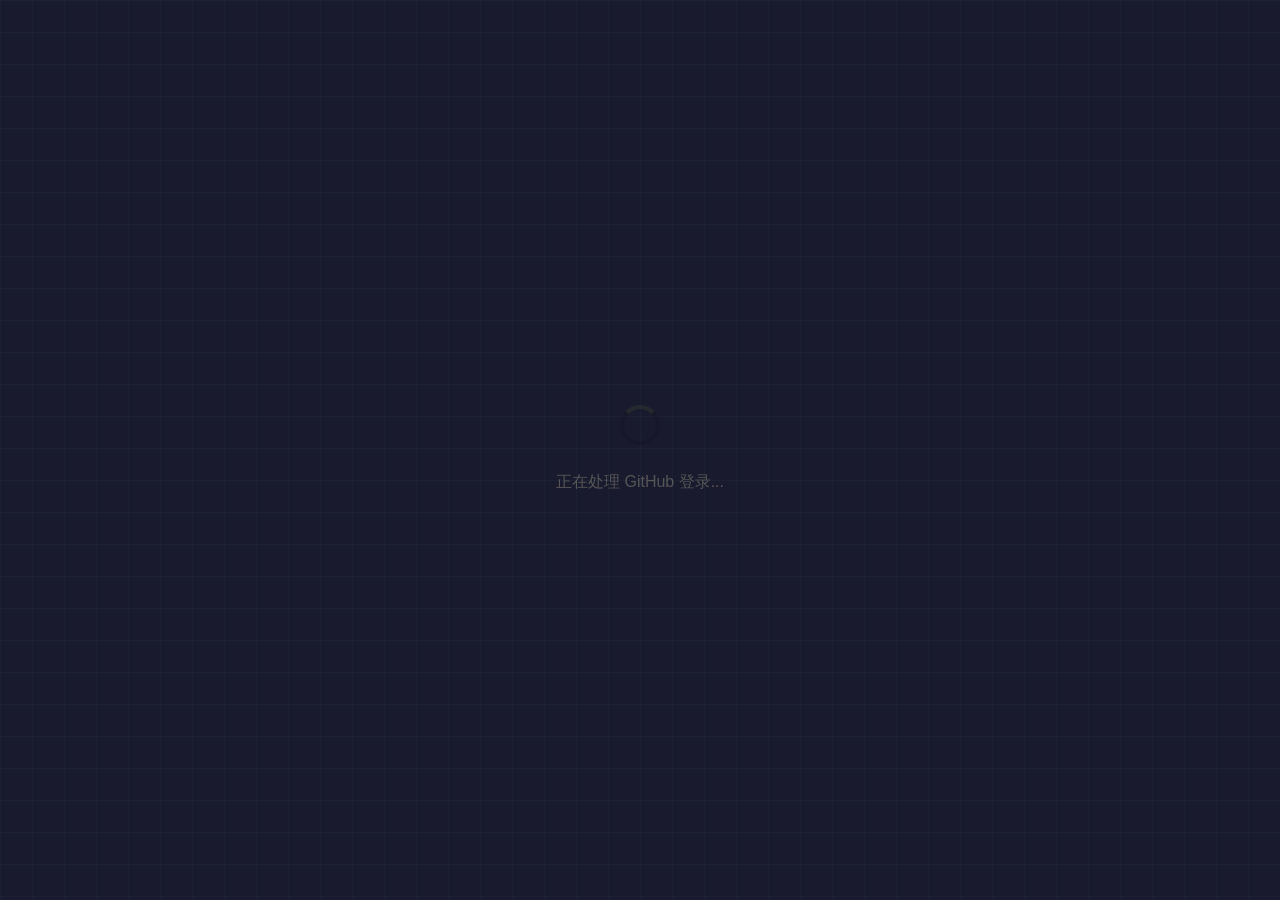
<file: auth/callback.html>
<!DOCTYPE html>
<html lang="zh-CN">
<head>
  <meta charset="UTF-8">
  <meta name="viewport" content="width=device-width, initial-scale=1.0">
  <title>GitHub 登录回调</title>
  <link rel="stylesheet" href="../css/style.css">
  <style>
    .callback-container {
      display: flex;
      flex-direction: column;
      align-items: center;
      justify-content: center;
      min-height: 100vh;
      padding: 2rem;
    }

    .spinner {
      width: 40px;
      height: 40px;
      border: 4px solid rgba(0, 0, 0, 0.1);
      border-top: 4px solid #24292e;
      border-radius: 50%;
      animation: spin 0.8s linear infinite;
      margin-bottom: 1.5rem;
    }

    @keyframes spin {
      to { transform: rotate(360deg); }
    }

    .callback-container p {
      color: #555;
      font-size: 1rem;
    }

    #callback-error {
      display: none;
      color: #d32f2f;
      background-color: #fdecea;
      border: 1px solid #ef9a9a;
      border-radius: 6px;
      padding: 1rem 1.5rem;
      margin-top: 1.5rem;
      max-width: 400px;
      text-align: center;
      font-size: 0.95rem;
    }

    .success-icon {
      width: 64px;
      height: 64px;
      background: #27ae60;
      border-radius: 50%;
      display: flex;
      align-items: center;
      justify-content: center;
      margin-bottom: 1rem;
    }

    .success-icon svg {
      width: 40px;
      height: 40px;
      fill: white;
    }
  </style>
</head>
<body>
  <div class="callback-container">
    <div class="spinner" id="spinner"></div>
    <p id="status-text">正在处理 GitHub 登录...</p>
    <div id="callback-error"></div>
  </div>

  <script src="../js/auth.js"></script>
</body>
</html>
</file>
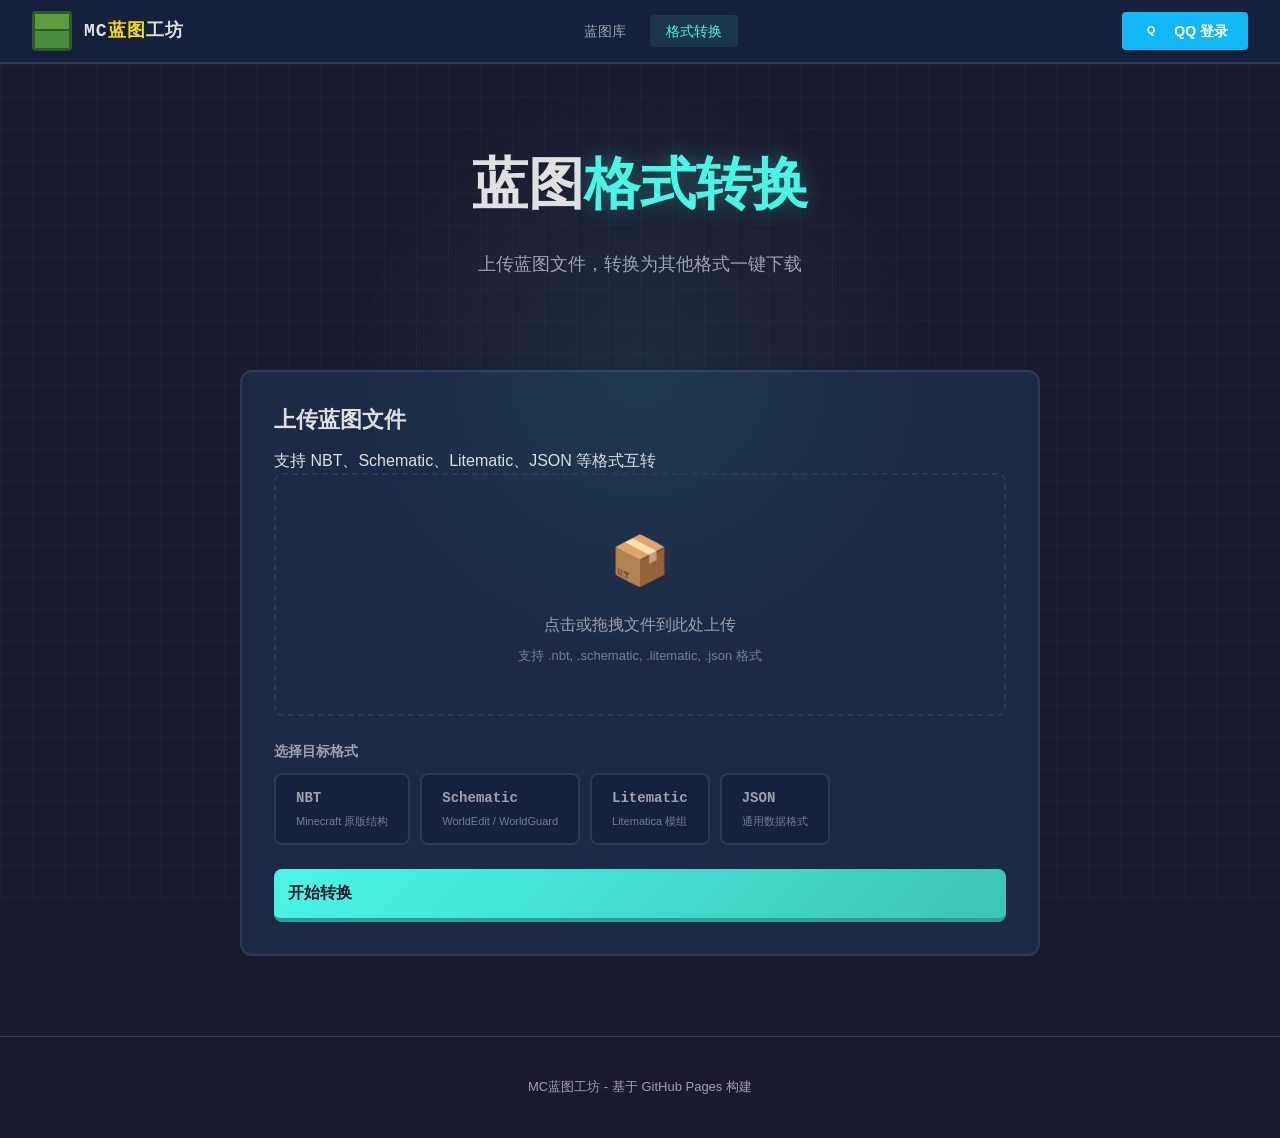
<file: minecraft-blueprints/converter.html>
<!DOCTYPE html>
<html lang="zh-CN">
<head>
  <meta charset="UTF-8">
  <meta name="viewport" content="width=device-width, initial-scale=1.0">
  <title>MC蓝图工坊 - 蓝图格式转换</title>
  <meta name="description" content="上传蓝图文件，转换为 NBT、Schematic、Litematic、JSON 等格式一键下载。">
  <link rel="stylesheet" href="css/style.css">
</head>
<body>

  <!-- 导航栏 -->
  <nav class="navbar">
    <a href="./" class="nav-logo">
      <div class="logo-icon"></div>
      <span class="logo-text">MC<span>蓝图</span>工坊</span>
    </a>
    <ul class="nav-links">
      <li><a href="./">蓝图库</a></li>
      <li><a href="./converter.html" class="active">格式转换</a></li>
    </ul>
    <div id="nav-user"></div>
  </nav>

  <!-- 主内容 -->
  <main class="main-content">

    <!-- Hero 区域 -->
    <section class="hero hero-small">
      <h1>蓝图<span class="sub-highlight">格式转换</span></h1>
      <p>上传蓝图文件，转换为其他格式一键下载</p>
    </section>

    <!-- 转换区域 -->
    <section class="converter-section">
      <div class="converter-card">
        <h2>上传蓝图文件</h2>
        <p class="converter-subtitle">支持 NBT、Schematic、Litematic、JSON 等格式互转</p>

        <!-- 上传区域 -->
        <div class="upload-zone" id="upload-zone">
          <div class="upload-icon">&#x1f4e6;</div>
          <p class="upload-text">点击或拖拽文件到此处上传</p>
          <p class="upload-hint">支持 .nbt, .schematic, .litematic, .json 格式</p>
          <input type="file" id="file-input" accept=".nbt,.schematic,.litematic,.json" hidden>
          <div class="file-info" id="file-info"></div>
        </div>

        <!-- 格式选择 -->
        <div class="format-selection">
          <label>选择目标格式</label>
          <div class="format-options">
            <div class="format-option" data-format="nbt">
              <strong>NBT</strong>
              <span class="format-desc">Minecraft 原版结构</span>
            </div>
            <div class="format-option" data-format="schematic">
              <strong>Schematic</strong>
              <span class="format-desc">WorldEdit / WorldGuard</span>
            </div>
            <div class="format-option" data-format="litematic">
              <strong>Litematic</strong>
              <span class="format-desc">Litematica 模组</span>
            </div>
            <div class="format-option" data-format="json">
              <strong>JSON</strong>
              <span class="format-desc">通用数据格式</span>
            </div>
          </div>
        </div>

        <!-- 转换按钮 -->
        <button class="btn btn-diamond btn-convert" id="btn-convert">开始转换</button>

        <!-- 进度条 -->
        <div class="convert-progress" id="convert-progress">
          <div class="progress-bar"><div class="progress-fill" id="progress-fill"></div></div>
          <p class="progress-text" id="progress-text">正在转换中...</p>
        </div>

        <!-- 转换结果 -->
        <div class="convert-result" id="convert-result">
          <div class="result-icon">&#x2705;</div>
          <p class="result-text">转换完成！文件已准备就绪。</p>
          <a class="btn btn-diamond btn-download" id="btn-download" href="#">下载文件</a>
        </div>
      </div>
    </section>

  </main>

  <!-- Toast 提示 -->
  <div class="toast" id="toast"></div>

  <!-- 页脚 -->
  <footer class="footer">
    <p>MC蓝图工坊 - 基于 GitHub Pages 构建</p>
  </footer>

  <!-- 脚本 -->
  <script src="js/auth.js"></script>
  <script src="js/parsers/nbt-parser.js"></script>
  <script src="js/converter.js"></script>

</body>
</html>
</file>
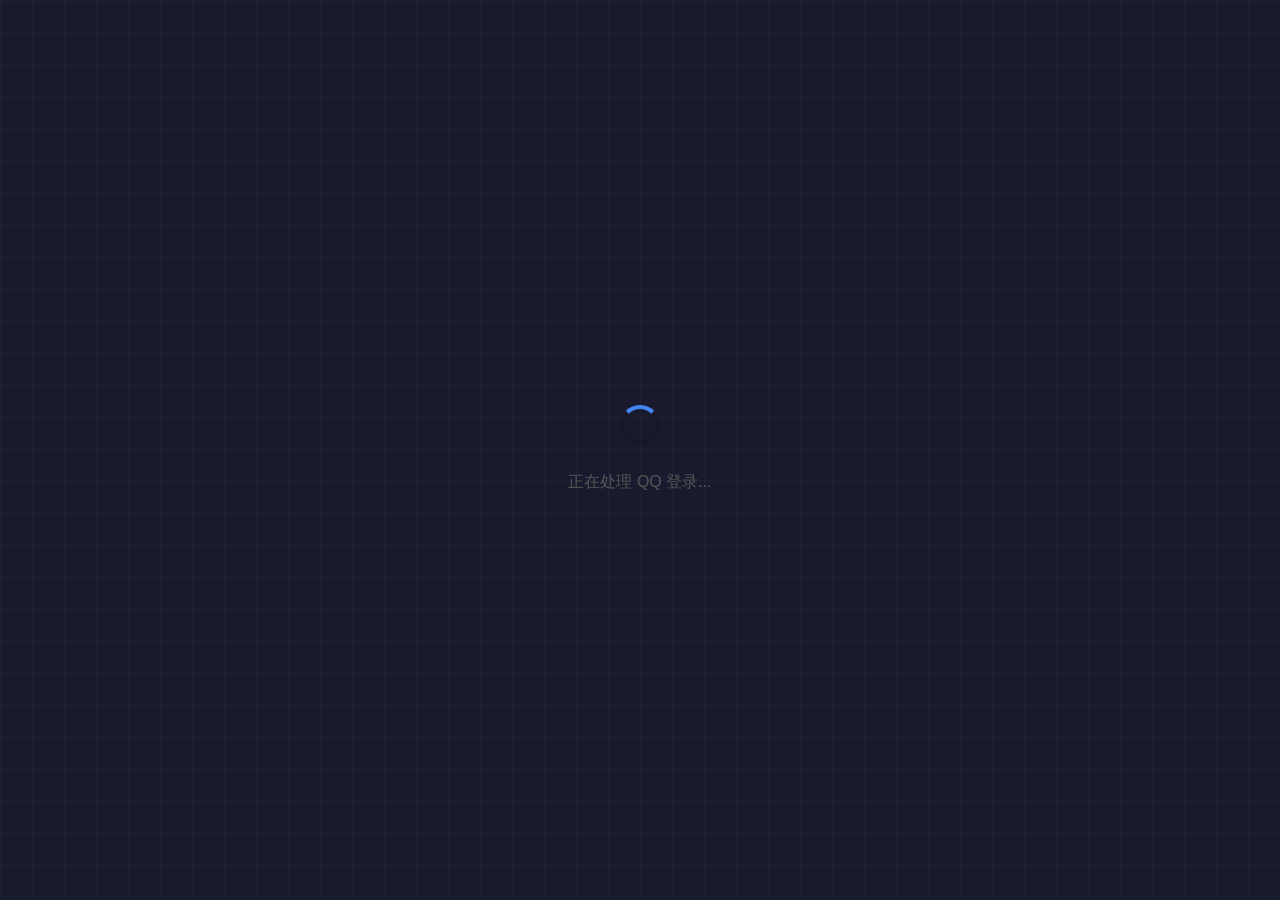
<file: minecraft-blueprints/auth/callback.html>
<!DOCTYPE html>
<html lang="zh-CN">
<head>
  <meta charset="UTF-8">
  <meta name="viewport" content="width=device-width, initial-scale=1.0">
  <title>QQ 登录回调</title>
  <link rel="stylesheet" href="../css/style.css">
  <style>
    .callback-container {
      display: flex;
      flex-direction: column;
      align-items: center;
      justify-content: center;
      min-height: 100vh;
      padding: 2rem;
    }

    .spinner {
      width: 40px;
      height: 40px;
      border: 4px solid rgba(0, 0, 0, 0.1);
      border-top: 4px solid #4285f4;
      border-radius: 50%;
      animation: spin 0.8s linear infinite;
      margin-bottom: 1.5rem;
    }

    @keyframes spin {
      to { transform: rotate(360deg); }
    }

    .callback-container p {
      color: #555;
      font-size: 1rem;
    }

    #callback-error {
      display: none;
      color: #d32f2f;
      background-color: #fdecea;
      border: 1px solid #ef9a9a;
      border-radius: 6px;
      padding: 1rem 1.5rem;
      margin-top: 1.5rem;
      max-width: 400px;
      text-align: center;
      font-size: 0.95rem;
    }
  </style>
</head>
<body>
  <div class="callback-container">
    <div class="spinner"></div>
    <p>正在处理 QQ 登录...</p>
    <div id="callback-error"></div>
  </div>

  <script src="../js/auth.js"></script>
</body>
</html>
</file>
<file: minecraft-blueprints/css/style.css>
/* ===== Minecraft Blueprint Gallery - Style ===== */

/* Minecraft-inspired CSS Variables */
:root {
  /* Color Palette - Minecraft themed */
  --mc-dark-green: #2d5a27;
  --mc-green: #4a8c3f;
  --mc-light-green: #7cbd6b;
  --mc-grass-top: #5d9b3f;
  --mc-dirt: #866043;
  --mc-dark-dirt: #6b4c31;
  --mc-stone: #7f7f7f;
  --mc-dark-stone: #5a5a5a;
  --mc-obsidian: #1b1026;
  --mc-gold: #fcdb05;
  --mc-diamond: #4af5e6;
  --mc-redstone: #ff0000;
  --mc-water: #3f76e4;
  --mc-sky: #78a7ff;
  --mc-bedrock: #3d3d3d;
  --mc-snow: #f0f0f0;
  --mc-wood: #bc9862;
  --mc-dark-wood: #6b5535;

  /* UI Colors */
  --bg-primary: #1a1a2e;
  --bg-secondary: #16213e;
  --bg-card: #1e2a45;
  --bg-card-hover: #253552;
  --text-primary: #e0e0e0;
  --text-secondary: #a0a0b0;
  --text-accent: var(--mc-diamond);
  --border-color: #2a3a5a;
  --border-glow: rgba(74, 245, 230, 0.3);
  --shadow-card: 0 4px 20px rgba(0, 0, 0, 0.4);
  --shadow-glow: 0 0 20px rgba(74, 245, 230, 0.15);

  /* Typography */
  --font-pixel: 'Courier New', 'Consolas', monospace;
  --font-ui: -apple-system, BlinkMacSystemFont, 'Segoe UI', Roboto, sans-serif;

  /* Spacing */
  --nav-height: 64px;
  --container-max: 1200px;
  --card-gap: 24px;
  --radius-sm: 4px;
  --radius-md: 8px;
  --radius-lg: 12px;
}

/* Reset */
*, *::before, *::after {
  box-sizing: border-box;
  margin: 0;
  padding: 0;
}

html {
  scroll-behavior: smooth;
}

body {
  font-family: var(--font-ui);
  background: var(--bg-primary);
  color: var(--text-primary);
  line-height: 1.6;
  min-height: 100vh;
  overflow-x: hidden;
}

/* ===== Pixel Art Background Pattern ===== */
body::before {
  content: '';
  position: fixed;
  top: 0;
  left: 0;
  width: 100%;
  height: 100%;
  background-image:
    linear-gradient(rgba(74, 245, 230, 0.03) 1px, transparent 1px),
    linear-gradient(90deg, rgba(74, 245, 230, 0.03) 1px, transparent 1px);
  background-size: 32px 32px;
  pointer-events: none;
  z-index: 0;
}

/* ===== Navigation ===== */
.navbar {
  position: fixed;
  top: 0;
  left: 0;
  right: 0;
  height: var(--nav-height);
  background: rgba(22, 33, 62, 0.95);
  backdrop-filter: blur(12px);
  border-bottom: 2px solid var(--border-color);
  display: flex;
  align-items: center;
  justify-content: space-between;
  padding: 0 32px;
  z-index: 1000;
}

.nav-logo {
  display: flex;
  align-items: center;
  gap: 12px;
  text-decoration: none;
  color: var(--text-primary);
}

.nav-logo .logo-icon {
  width: 40px;
  height: 40px;
  background: var(--mc-green);
  border: 3px solid var(--mc-dark-green);
  border-radius: var(--radius-sm);
  display: flex;
  align-items: center;
  justify-content: center;
  font-size: 20px;
  image-rendering: pixelated;
  position: relative;
  overflow: hidden;
}

.nav-logo .logo-icon::after {
  content: '';
  position: absolute;
  top: 0;
  left: 0;
  right: 0;
  height: 50%;
  background: var(--mc-grass-top);
  border-bottom: 2px solid var(--mc-dark-green);
}

.nav-logo .logo-text {
  font-family: var(--font-pixel);
  font-size: 18px;
  font-weight: bold;
  letter-spacing: 1px;
}

.nav-logo .logo-text span {
  color: var(--mc-gold);
}

.nav-links {
  display: flex;
  align-items: center;
  gap: 8px;
  list-style: none;
}

.nav-links a {
  color: var(--text-secondary);
  text-decoration: none;
  padding: 8px 16px;
  border-radius: var(--radius-sm);
  font-size: 14px;
  font-weight: 500;
  transition: all 0.2s;
}

.nav-links a:hover,
.nav-links a.active {
  color: var(--text-primary);
  background: rgba(74, 245, 230, 0.1);
}

.nav-links a.active {
  color: var(--mc-diamond);
}

/* User info in nav */
.nav-user {
  display: flex;
  align-items: center;
  gap: 10px;
}

.nav-user .user-avatar {
  width: 36px;
  height: 36px;
  border-radius: 50%;
  border: 2px solid var(--mc-diamond);
  object-fit: cover;
}

.nav-user .user-name {
  font-size: 14px;
  color: var(--text-secondary);
}

.btn-login {
  display: inline-flex;
  align-items: center;
  gap: 8px;
  padding: 8px 20px;
  background: #12b7f5;
  color: white;
  border: none;
  border-radius: var(--radius-sm);
  font-size: 14px;
  font-weight: 600;
  cursor: pointer;
  transition: all 0.2s;
  text-decoration: none;
}

.btn-login:hover {
  background: #0ea1e0;
  transform: translateY(-1px);
  box-shadow: 0 4px 12px rgba(18, 183, 245, 0.3);
}

.btn-logout {
  padding: 6px 14px;
  background: transparent;
  color: var(--text-secondary);
  border: 1px solid var(--border-color);
  border-radius: var(--radius-sm);
  font-size: 13px;
  cursor: pointer;
  transition: all 0.2s;
}

.btn-logout:hover {
  color: #ff6b6b;
  border-color: #ff6b6b;
}

/* ===== Main Content ===== */
.main-content {
  padding-top: var(--nav-height);
  position: relative;
  z-index: 1;
}

.container {
  max-width: var(--container-max);
  margin: 0 auto;
  padding: 32px;
}

/* ===== Hero Section ===== */
.hero {
  text-align: center;
  padding: 80px 32px 60px;
  position: relative;
}

.hero::before {
  content: '';
  position: absolute;
  top: 0;
  left: 50%;
  transform: translateX(-50%);
  width: 600px;
  height: 600px;
  background: radial-gradient(circle, rgba(74, 245, 230, 0.08) 0%, transparent 70%);
  pointer-events: none;
}

.hero h1 {
  font-family: var(--font-pixel);
  font-size: clamp(32px, 5vw, 56px);
  margin-bottom: 16px;
  position: relative;
}

.hero h1 .highlight {
  color: var(--mc-gold);
  text-shadow: 0 0 20px rgba(252, 219, 5, 0.3);
}

.hero h1 .sub-highlight {
  color: var(--mc-diamond);
  text-shadow: 0 0 20px rgba(74, 245, 230, 0.3);
}

.hero p {
  font-size: 18px;
  color: var(--text-secondary);
  max-width: 600px;
  margin: 0 auto 32px;
}

.hero-buttons {
  display: flex;
  gap: 16px;
  justify-content: center;
  flex-wrap: wrap;
}

/* ===== Buttons ===== */
.btn {
  display: inline-flex;
  align-items: center;
  gap: 8px;
  padding: 12px 24px;
  border: none;
  border-radius: var(--radius-md);
  font-size: 15px;
  font-weight: 600;
  cursor: pointer;
  transition: all 0.25s;
  text-decoration: none;
}

.btn-primary {
  background: var(--mc-green);
  color: white;
  border-bottom: 4px solid var(--mc-dark-green);
}

.btn-primary:hover {
  background: var(--mc-light-green);
  transform: translateY(-2px);
  box-shadow: 0 6px 20px rgba(74, 140, 63, 0.3);
}

.btn-primary:active {
  transform: translateY(0);
  border-bottom-width: 2px;
}

.btn-secondary {
  background: var(--bg-card);
  color: var(--text-primary);
  border: 2px solid var(--border-color);
}

.btn-secondary:hover {
  border-color: var(--mc-diamond);
  box-shadow: var(--shadow-glow);
}

.btn-diamond {
  background: linear-gradient(135deg, #4af5e6, #3dc4b8);
  color: #1a1a2e;
  border-bottom: 4px solid #2a9e94;
  font-weight: 700;
}

.btn-diamond:hover {
  transform: translateY(-2px);
  box-shadow: 0 6px 20px rgba(74, 245, 230, 0.3);
}

/* ===== Section Headers ===== */
.section-header {
  display: flex;
  align-items: center;
  justify-content: space-between;
  margin-bottom: 32px;
  flex-wrap: wrap;
  gap: 16px;
}

.section-header h2 {
  font-family: var(--font-pixel);
  font-size: 24px;
  display: flex;
  align-items: center;
  gap: 10px;
}

.section-header h2 .icon {
  font-size: 28px;
}

/* ===== Search & Filter ===== */
.search-filter-bar {
  display: flex;
  gap: 12px;
  flex-wrap: wrap;
}

.search-box {
  position: relative;
}

.search-box input {
  padding: 10px 16px 10px 40px;
  background: var(--bg-card);
  border: 2px solid var(--border-color);
  border-radius: var(--radius-md);
  color: var(--text-primary);
  font-size: 14px;
  width: 260px;
  outline: none;
  transition: border-color 0.2s;
}

.search-box input:focus {
  border-color: var(--mc-diamond);
}

.search-box::before {
  content: '🔍';
  position: absolute;
  left: 12px;
  top: 50%;
  transform: translateY(-50%);
  font-size: 16px;
}

.filter-chips {
  display: flex;
  gap: 8px;
  flex-wrap: wrap;
}

.filter-chip {
  padding: 8px 16px;
  background: var(--bg-card);
  border: 1px solid var(--border-color);
  border-radius: 20px;
  color: var(--text-secondary);
  font-size: 13px;
  cursor: pointer;
  transition: all 0.2s;
}

.filter-chip:hover,
.filter-chip.active {
  background: rgba(74, 245, 230, 0.1);
  border-color: var(--mc-diamond);
  color: var(--mc-diamond);
}

/* ===== Blueprint Cards Grid ===== */
.blueprint-grid {
  display: grid;
  grid-template-columns: repeat(auto-fill, minmax(280px, 1fr));
  gap: var(--card-gap);
}

.blueprint-card {
  background: var(--bg-card);
  border: 2px solid var(--border-color);
  border-radius: var(--radius-lg);
  overflow: hidden;
  cursor: pointer;
  transition: all 0.3s;
  position: relative;
}

.blueprint-card:hover {
  border-color: var(--mc-diamond);
  transform: translateY(-4px);
  box-shadow: var(--shadow-glow);
  background: var(--bg-card-hover);
}

.blueprint-card .card-preview {
  width: 100%;
  aspect-ratio: 16 / 10;
  background: var(--bg-secondary);
  display: flex;
  align-items: center;
  justify-content: center;
  overflow: hidden;
  position: relative;
}

.blueprint-card .card-preview img {
  width: 100%;
  height: 100%;
  object-fit: cover;
  image-rendering: pixelated;
}

.blueprint-card .card-preview .placeholder-preview {
  font-size: 48px;
  opacity: 0.5;
}

.blueprint-card .card-preview .format-badge {
  position: absolute;
  top: 10px;
  right: 10px;
  padding: 4px 10px;
  background: rgba(0, 0, 0, 0.7);
  border-radius: var(--radius-sm);
  font-family: var(--font-pixel);
  font-size: 11px;
  font-weight: bold;
  text-transform: uppercase;
  letter-spacing: 0.5px;
}

.format-badge.nbt { color: var(--mc-redstone); border: 1px solid var(--mc-redstone); }
.format-badge.schematic { color: var(--mc-gold); border: 1px solid var(--mc-gold); }
.format-badge.litematic { color: #b388ff; border: 1px solid #b388ff; }
.format-badge.json { color: var(--mc-diamond); border: 1px solid var(--mc-diamond); }

.blueprint-card .card-body {
  padding: 16px;
}

.blueprint-card .card-title {
  font-weight: 600;
  font-size: 16px;
  margin-bottom: 6px;
  color: var(--text-primary);
}

.blueprint-card .card-desc {
  font-size: 13px;
  color: var(--text-secondary);
  margin-bottom: 12px;
  display: -webkit-box;
  -webkit-line-clamp: 2;
  -webkit-box-orient: vertical;
  overflow: hidden;
}

.blueprint-card .card-meta {
  display: flex;
  align-items: center;
  justify-content: space-between;
  font-size: 12px;
  color: var(--text-secondary);
}

.blueprint-card .card-meta .size {
  font-family: var(--font-pixel);
}

.blueprint-card .card-actions {
  display: flex;
  gap: 8px;
}

.btn-download-sm {
  padding: 6px 12px;
  background: rgba(74, 245, 230, 0.1);
  border: 1px solid var(--mc-diamond);
  border-radius: var(--radius-sm);
  color: var(--mc-diamond);
  font-size: 12px;
  font-weight: 600;
  cursor: pointer;
  transition: all 0.2s;
  text-decoration: none;
}

.btn-download-sm:hover {
  background: rgba(74, 245, 230, 0.2);
}

/* ===== Lightbox / Modal ===== */
.modal-overlay {
  display: none;
  position: fixed;
  top: 0;
  left: 0;
  right: 0;
  bottom: 0;
  background: rgba(0, 0, 0, 0.85);
  z-index: 2000;
  align-items: center;
  justify-content: center;
  padding: 32px;
}

.modal-overlay.active {
  display: flex;
}

.modal-content {
  background: var(--bg-secondary);
  border: 2px solid var(--border-color);
  border-radius: var(--radius-lg);
  max-width: 800px;
  width: 100%;
  max-height: 90vh;
  overflow-y: auto;
  position: relative;
}

.modal-close {
  position: absolute;
  top: 16px;
  right: 16px;
  width: 36px;
  height: 36px;
  background: var(--bg-card);
  border: 1px solid var(--border-color);
  border-radius: var(--radius-sm);
  color: var(--text-secondary);
  font-size: 18px;
  cursor: pointer;
  display: flex;
  align-items: center;
  justify-content: center;
  transition: all 0.2s;
  z-index: 1;
}

.modal-close:hover {
  color: #ff6b6b;
  border-color: #ff6b6b;
}

.modal-image {
  width: 100%;
  aspect-ratio: 16 / 10;
  background: var(--bg-primary);
  display: flex;
  align-items: center;
  justify-content: center;
  overflow: hidden;
  border-radius: var(--radius-lg) var(--radius-lg) 0 0;
}

.modal-image img {
  width: 100%;
  height: 100%;
  object-fit: contain;
  image-rendering: pixelated;
}

.modal-body {
  padding: 24px;
}

.modal-body h3 {
  font-size: 22px;
  margin-bottom: 8px;
}

.modal-body .modal-desc {
  color: var(--text-secondary);
  margin-bottom: 20px;
  line-height: 1.7;
}

.modal-body .modal-details {
  display: grid;
  grid-template-columns: repeat(auto-fit, minmax(120px, 1fr));
  gap: 12px;
  margin-bottom: 24px;
}

.modal-body .detail-item {
  background: var(--bg-card);
  padding: 12px;
  border-radius: var(--radius-md);
  text-align: center;
}

.modal-body .detail-item .label {
  font-size: 11px;
  color: var(--text-secondary);
  text-transform: uppercase;
  letter-spacing: 0.5px;
  margin-bottom: 4px;
}

.modal-body .detail-item .value {
  font-family: var(--font-pixel);
  font-size: 15px;
  color: var(--mc-diamond);
  font-weight: 600;
}

.modal-downloads {
  display: flex;
  gap: 10px;
  flex-wrap: wrap;
}

/* ===== Converter Page ===== */
.converter-section {
  max-width: 800px;
  margin: 0 auto;
}

.converter-card {
  background: var(--bg-card);
  border: 2px solid var(--border-color);
  border-radius: var(--radius-lg);
  padding: 32px;
}

.converter-card h2 {
  font-family: var(--font-pixel);
  font-size: 22px;
  margin-bottom: 8px;
  color: var(--text-primary);
}

.converter-card .subtitle {
  color: var(--text-secondary);
  margin-bottom: 28px;
  font-size: 14px;
}

/* Upload Zone */
.upload-zone {
  border: 2px dashed var(--border-color);
  border-radius: var(--radius-md);
  padding: 48px 32px;
  text-align: center;
  cursor: pointer;
  transition: all 0.3s;
  margin-bottom: 24px;
  position: relative;
}

.upload-zone:hover,
.upload-zone.dragover {
  border-color: var(--mc-diamond);
  background: rgba(74, 245, 230, 0.05);
}

.upload-zone .upload-icon {
  font-size: 48px;
  margin-bottom: 12px;
  display: block;
}

.upload-zone .upload-text {
  font-size: 16px;
  color: var(--text-secondary);
  margin-bottom: 8px;
}

.upload-zone .upload-hint {
  font-size: 13px;
  color: var(--text-secondary);
  opacity: 0.7;
}

.upload-zone input[type="file"] {
  display: none;
}

.upload-zone .file-info {
  display: none;
  margin-top: 16px;
  padding: 12px;
  background: var(--bg-secondary);
  border-radius: var(--radius-md);
  font-family: var(--font-pixel);
  font-size: 14px;
  color: var(--mc-diamond);
}

.upload-zone .file-info.active {
  display: block;
}

/* Format Selection */
.format-selection {
  margin-bottom: 24px;
}

.format-selection label {
  display: block;
  font-size: 14px;
  font-weight: 600;
  margin-bottom: 10px;
  color: var(--text-secondary);
}

.format-options {
  display: flex;
  gap: 10px;
  flex-wrap: wrap;
}

.format-option {
  padding: 12px 20px;
  background: var(--bg-secondary);
  border: 2px solid var(--border-color);
  border-radius: var(--radius-md);
  color: var(--text-secondary);
  font-family: var(--font-pixel);
  font-size: 14px;
  font-weight: 600;
  cursor: pointer;
  transition: all 0.2s;
}

.format-option:hover {
  border-color: var(--mc-diamond);
  color: var(--text-primary);
}

.format-option.selected {
  border-color: var(--mc-diamond);
  background: rgba(74, 245, 230, 0.1);
  color: var(--mc-diamond);
}

.format-option .format-desc {
  display: block;
  font-family: var(--font-ui);
  font-size: 11px;
  font-weight: 400;
  margin-top: 4px;
  opacity: 0.7;
}

/* Convert Button */
.btn-convert {
  width: 100%;
  padding: 14px;
  font-size: 16px;
}

/* Conversion Result */
.convert-result {
  display: none;
  margin-top: 24px;
  padding: 20px;
  background: rgba(74, 245, 230, 0.05);
  border: 1px solid rgba(74, 245, 230, 0.2);
  border-radius: var(--radius-md);
  text-align: center;
}

.convert-result.active {
  display: block;
}

.convert-result .result-icon {
  font-size: 36px;
  margin-bottom: 8px;
}

.convert-result .result-text {
  font-size: 14px;
  color: var(--text-secondary);
  margin-bottom: 16px;
}

/* Conversion Progress */
.convert-progress {
  display: none;
  margin-top: 24px;
  text-align: center;
}

.convert-progress.active {
  display: block;
}

.progress-bar {
  width: 100%;
  height: 8px;
  background: var(--bg-secondary);
  border-radius: 4px;
  overflow: hidden;
  margin-bottom: 12px;
}

.progress-bar .progress-fill {
  height: 100%;
  background: linear-gradient(90deg, var(--mc-diamond), var(--mc-green));
  border-radius: 4px;
  width: 0%;
  transition: width 0.3s;
}

.convert-progress .progress-text {
  font-family: var(--font-pixel);
  font-size: 13px;
  color: var(--mc-diamond);
}

/* ===== Empty State ===== */
.empty-state {
  text-align: center;
  padding: 80px 32px;
  color: var(--text-secondary);
}

.empty-state .empty-icon {
  font-size: 64px;
  margin-bottom: 16px;
  display: block;
  opacity: 0.5;
}

.empty-state h3 {
  font-size: 20px;
  margin-bottom: 8px;
  color: var(--text-primary);
}

.empty-state p {
  font-size: 14px;
  max-width: 400px;
  margin: 0 auto;
}

/* ===== Footer ===== */
.footer {
  text-align: center;
  padding: 40px 32px;
  border-top: 1px solid var(--border-color);
  margin-top: 80px;
  color: var(--text-secondary);
  font-size: 13px;
}

.footer a {
  color: var(--mc-diamond);
  text-decoration: none;
}

.footer a:hover {
  text-decoration: underline;
}

/* ===== Responsive ===== */
@media (max-width: 768px) {
  .navbar {
    padding: 0 16px;
  }

  .nav-logo .logo-text {
    font-size: 14px;
  }

  .nav-links a {
    padding: 6px 10px;
    font-size: 13px;
  }

  .container {
    padding: 20px 16px;
  }

  .hero {
    padding: 48px 16px 40px;
  }

  .hero h1 {
    font-size: 28px;
  }

  .hero p {
    font-size: 15px;
  }

  .blueprint-grid {
    grid-template-columns: repeat(auto-fill, minmax(240px, 1fr));
    gap: 16px;
  }

  .search-box input {
    width: 100%;
  }

  .search-filter-bar {
    width: 100%;
  }

  .section-header {
    flex-direction: column;
    align-items: flex-start;
  }

  .converter-card {
    padding: 20px;
  }

  .format-options {
    width: 100%;
  }

  .format-option {
    flex: 1;
    min-width: 120px;
    text-align: center;
  }
}

@media (max-width: 480px) {
  .blueprint-grid {
    grid-template-columns: 1fr;
  }

  .nav-links {
    gap: 2px;
  }
}

/* ===== Animations ===== */
@keyframes fadeIn {
  from { opacity: 0; transform: translateY(20px); }
  to { opacity: 1; transform: translateY(0); }
}

.blueprint-card {
  animation: fadeIn 0.4s ease-out;
}

.blueprint-card:nth-child(2) { animation-delay: 0.05s; }
.blueprint-card:nth-child(3) { animation-delay: 0.1s; }
.blueprint-card:nth-child(4) { animation-delay: 0.15s; }
.blueprint-card:nth-child(5) { animation-delay: 0.2s; }
.blueprint-card:nth-child(6) { animation-delay: 0.25s; }

/* ===== Toast Notification ===== */
.toast {
  position: fixed;
  bottom: 24px;
  right: 24px;
  padding: 14px 24px;
  background: var(--bg-card);
  border: 1px solid var(--mc-diamond);
  border-radius: var(--radius-md);
  color: var(--text-primary);
  font-size: 14px;
  z-index: 3000;
  transform: translateY(100px);
  opacity: 0;
  transition: all 0.3s;
}

.toast.visible {
  transform: translateY(0);
  opacity: 1;
}

.toast.success { border-color: var(--mc-green); }
.toast.error { border-color: var(--mc-redstone); }

/* ===== Loading Spinner ===== */
.spinner {
  display: inline-block;
  width: 24px;
  height: 24px;
  border: 3px solid var(--border-color);
  border-top-color: var(--mc-diamond);
  border-radius: 50%;
  animation: spin 0.8s linear infinite;
}

@keyframes spin {
  to { transform: rotate(360deg); }
}

/* ===== Supported Formats Legend ===== */
.formats-legend {
  display: flex;
  gap: 20px;
  flex-wrap: wrap;
  justify-content: center;
  margin-top: 24px;
}

.formats-legend .legend-item {
  display: flex;
  align-items: center;
  gap: 6px;
  font-size: 13px;
  color: var(--text-secondary);
}

.formats-legend .legend-dot {
  width: 10px;
  height: 10px;
  border-radius: 50%;
}

.legend-dot.nbt { background: var(--mc-redstone); }
.legend-dot.schematic { background: var(--mc-gold); }
.legend-dot.litematic { background: #b388ff; }
.legend-dot.json { background: var(--mc-diamond); }
</file>
<file: css/style.css>
/* ===== Minecraft Blueprint Gallery - Style ===== */

/* Minecraft-inspired CSS Variables */
:root {
  /* Color Palette - Minecraft themed */
  --mc-dark-green: #2d5a27;
  --mc-green: #4a8c3f;
  --mc-light-green: #7cbd6b;
  --mc-grass-top: #5d9b3f;
  --mc-dirt: #866043;
  --mc-dark-dirt: #6b4c31;
  --mc-stone: #7f7f7f;
  --mc-dark-stone: #5a5a5a;
  --mc-obsidian: #1b1026;
  --mc-gold: #fcdb05;
  --mc-diamond: #4af5e6;
  --mc-redstone: #ff0000;
  --mc-water: #3f76e4;
  --mc-sky: #78a7ff;
  --mc-bedrock: #3d3d3d;
  --mc-snow: #f0f0f0;
  --mc-wood: #bc9862;
  --mc-dark-wood: #6b5535;

  /* UI Colors */
  --bg-primary: #1a1a2e;
  --bg-secondary: #16213e;
  --bg-card: #1e2a45;
  --bg-card-hover: #253552;
  --text-primary: #e0e0e0;
  --text-secondary: #a0a0b0;
  --text-accent: var(--mc-diamond);
  --border-color: #2a3a5a;
  --border-glow: rgba(74, 245, 230, 0.3);
  --shadow-card: 0 4px 20px rgba(0, 0, 0, 0.4);
  --shadow-glow: 0 0 20px rgba(74, 245, 230, 0.15);

  /* Typography */
  --font-pixel: 'Courier New', 'Consolas', monospace;
  --font-ui: -apple-system, BlinkMacSystemFont, 'Segoe UI', Roboto, sans-serif;

  /* Spacing */
  --nav-height: 64px;
  --container-max: 1200px;
  --card-gap: 24px;
  --radius-sm: 4px;
  --radius-md: 8px;
  --radius-lg: 12px;
}

/* Reset */
*, *::before, *::after {
  box-sizing: border-box;
  margin: 0;
  padding: 0;
}

html {
  scroll-behavior: smooth;
}

body {
  font-family: var(--font-ui);
  background: var(--bg-primary);
  color: var(--text-primary);
  line-height: 1.6;
  min-height: 100vh;
  overflow-x: hidden;
}

/* ===== Pixel Art Background Pattern ===== */
body::before {
  content: '';
  position: fixed;
  top: 0;
  left: 0;
  width: 100%;
  height: 100%;
  background-image:
    linear-gradient(rgba(74, 245, 230, 0.03) 1px, transparent 1px),
    linear-gradient(90deg, rgba(74, 245, 230, 0.03) 1px, transparent 1px);
  background-size: 32px 32px;
  pointer-events: none;
  z-index: 0;
}

/* ===== Navigation ===== */
.navbar {
  position: fixed;
  top: 0;
  left: 0;
  right: 0;
  height: var(--nav-height);
  background: rgba(22, 33, 62, 0.95);
  backdrop-filter: blur(12px);
  border-bottom: 2px solid var(--border-color);
  display: flex;
  align-items: center;
  justify-content: space-between;
  padding: 0 32px;
  z-index: 1000;
}

.nav-logo {
  display: flex;
  align-items: center;
  gap: 12px;
  text-decoration: none;
  color: var(--text-primary);
}

.nav-logo .logo-icon {
  width: 40px;
  height: 40px;
  background: url('../assets/favicon.svg') center/contain no-repeat;
  border: 3px solid var(--mc-dark-green);
  border-radius: var(--radius-sm);
  display: flex;
  align-items: center;
  justify-content: center;
  image-rendering: pixelated;
  position: relative;
  overflow: hidden;
}

.nav-logo .logo-text {
  font-family: var(--font-pixel);
  font-size: 18px;
  font-weight: bold;
  letter-spacing: 1px;
}

.nav-logo .logo-text span {
  color: var(--mc-gold);
}

.nav-links {
  display: flex;
  align-items: center;
  gap: 8px;
  list-style: none;
}

.nav-links a {
  color: var(--text-secondary);
  text-decoration: none;
  padding: 8px 16px;
  border-radius: var(--radius-sm);
  font-size: 14px;
  font-weight: 500;
  transition: all 0.2s;
}

.nav-links a:hover,
.nav-links a.active {
  color: var(--text-primary);
  background: rgba(74, 245, 230, 0.1);
}

.nav-links a.active {
  color: var(--mc-diamond);
}

/* User info in nav */
.nav-user {
  display: flex;
  align-items: center;
  gap: 10px;
}

.nav-user .user-avatar {
  width: 36px;
  height: 36px;
  border-radius: 50%;
  border: 2px solid var(--mc-diamond);
  object-fit: cover;
}

.nav-user .user-name {
  font-size: 14px;
  color: var(--text-secondary);
}

.btn-login {
  display: inline-flex;
  align-items: center;
  gap: 8px;
  padding: 8px 20px;
  background: #12b7f5;
  color: white;
  border: none;
  border-radius: var(--radius-sm);
  font-size: 14px;
  font-weight: 600;
  cursor: pointer;
  transition: all 0.2s;
  text-decoration: none;
}

.btn-login:hover {
  background: #0ea1e0;
  transform: translateY(-1px);
  box-shadow: 0 4px 12px rgba(18, 183, 245, 0.3);
}

.btn-logout {
  padding: 6px 14px;
  background: transparent;
  color: var(--text-secondary);
  border: 1px solid var(--border-color);
  border-radius: var(--radius-sm);
  font-size: 13px;
  cursor: pointer;
  transition: all 0.2s;
}

.btn-logout:hover {
  color: #ff6b6b;
  border-color: #ff6b6b;
}

/* ===== Main Content ===== */
.main-content {
  padding-top: var(--nav-height);
  position: relative;
  z-index: 1;
}

.container {
  max-width: var(--container-max);
  margin: 0 auto;
  padding: 32px;
}

/* ===== Hero Section ===== */
.hero {
  text-align: center;
  padding: 80px 32px 60px;
  position: relative;
}

.hero::before {
  content: '';
  position: absolute;
  top: 0;
  left: 50%;
  transform: translateX(-50%);
  width: 600px;
  height: 600px;
  background: radial-gradient(circle, rgba(74, 245, 230, 0.08) 0%, transparent 70%);
  pointer-events: none;
}

.hero h1 {
  font-family: var(--font-pixel);
  font-size: clamp(32px, 5vw, 56px);
  margin-bottom: 16px;
  position: relative;
}

.hero h1 .highlight {
  color: var(--mc-gold);
  text-shadow: 0 0 20px rgba(252, 219, 5, 0.3);
}

.hero h1 .sub-highlight {
  color: var(--mc-diamond);
  text-shadow: 0 0 20px rgba(74, 245, 230, 0.3);
}

.hero p {
  font-size: 18px;
  color: var(--text-secondary);
  max-width: 600px;
  margin: 0 auto 32px;
}

.hero-buttons {
  display: flex;
  gap: 16px;
  justify-content: center;
  flex-wrap: wrap;
}

/* ===== Buttons ===== */
.btn {
  display: inline-flex;
  align-items: center;
  gap: 8px;
  padding: 12px 24px;
  border: none;
  border-radius: var(--radius-md);
  font-size: 15px;
  font-weight: 600;
  cursor: pointer;
  transition: all 0.25s;
  text-decoration: none;
}

.btn-primary {
  background: var(--mc-green);
  color: white;
  border-bottom: 4px solid var(--mc-dark-green);
}

.btn-primary:hover {
  background: var(--mc-light-green);
  transform: translateY(-2px);
  box-shadow: 0 6px 20px rgba(74, 140, 63, 0.3);
}

.btn-primary:active {
  transform: translateY(0);
  border-bottom-width: 2px;
}

.btn-secondary {
  background: var(--bg-card);
  color: var(--text-primary);
  border: 2px solid var(--border-color);
}

.btn-secondary:hover {
  border-color: var(--mc-diamond);
  box-shadow: var(--shadow-glow);
}

.btn-diamond {
  background: linear-gradient(135deg, #4af5e6, #3dc4b8);
  color: #1a1a2e;
  border-bottom: 4px solid #2a9e94;
  font-weight: 700;
}

.btn-diamond:hover {
  transform: translateY(-2px);
  box-shadow: 0 6px 20px rgba(74, 245, 230, 0.3);
}

/* ===== Section Headers ===== */
.section-header {
  display: flex;
  align-items: center;
  justify-content: space-between;
  margin-bottom: 32px;
  flex-wrap: wrap;
  gap: 16px;
}

.section-header h2 {
  font-family: var(--font-pixel);
  font-size: 24px;
  display: flex;
  align-items: center;
  gap: 10px;
}

.section-header h2 .icon {
  font-size: 28px;
}

/* ===== Search & Filter ===== */
.search-filter-bar {
  display: flex;
  gap: 12px;
  flex-wrap: wrap;
}

.search-box {
  position: relative;
}

.search-box input {
  padding: 10px 16px 10px 40px;
  background: var(--bg-card);
  border: 2px solid var(--border-color);
  border-radius: var(--radius-md);
  color: var(--text-primary);
  font-size: 14px;
  width: 260px;
  outline: none;
  transition: border-color 0.2s;
}

.search-box input:focus {
  border-color: var(--mc-diamond);
}

.search-box::before {
  content: '🔍';
  position: absolute;
  left: 12px;
  top: 50%;
  transform: translateY(-50%);
  font-size: 16px;
}

.filter-chips {
  display: flex;
  gap: 8px;
  flex-wrap: wrap;
}

.filter-chip {
  padding: 8px 16px;
  background: var(--bg-card);
  border: 1px solid var(--border-color);
  border-radius: 20px;
  color: var(--text-secondary);
  font-size: 13px;
  cursor: pointer;
  transition: all 0.2s;
}

.filter-chip:hover,
.filter-chip.active {
  background: rgba(74, 245, 230, 0.1);
  border-color: var(--mc-diamond);
  color: var(--mc-diamond);
}

/* ===== Blueprint Cards Grid ===== */
.blueprint-grid {
  display: grid;
  grid-template-columns: repeat(auto-fill, minmax(280px, 1fr));
  gap: var(--card-gap);
}

.blueprint-card {
  background: var(--bg-card);
  border: 2px solid var(--border-color);
  border-radius: var(--radius-lg);
  overflow: hidden;
  cursor: pointer;
  transition: all 0.3s;
  position: relative;
}

.blueprint-card:hover {
  border-color: var(--mc-diamond);
  transform: translateY(-4px);
  box-shadow: var(--shadow-glow);
  background: var(--bg-card-hover);
}

.blueprint-card .card-preview {
  width: 100%;
  aspect-ratio: 16 / 10;
  background: var(--bg-secondary);
  display: flex;
  align-items: center;
  justify-content: center;
  overflow: hidden;
  position: relative;
}

.blueprint-card .card-preview img {
  width: 100%;
  height: 100%;
  object-fit: cover;
  image-rendering: pixelated;
}

.blueprint-card .card-preview .placeholder-preview {
  font-size: 48px;
  opacity: 0.5;
}

.blueprint-card .card-preview .format-badge {
  position: absolute;
  top: 10px;
  right: 10px;
  padding: 4px 10px;
  background: rgba(0, 0, 0, 0.7);
  border-radius: var(--radius-sm);
  font-family: var(--font-pixel);
  font-size: 11px;
  font-weight: bold;
  text-transform: uppercase;
  letter-spacing: 0.5px;
}

.format-badge.nbt { color: var(--mc-redstone); border: 1px solid var(--mc-redstone); }
.format-badge.schematic { color: var(--mc-gold); border: 1px solid var(--mc-gold); }
.format-badge.litematic { color: #b388ff; border: 1px solid #b388ff; }
.format-badge.json { color: var(--mc-diamond); border: 1px solid var(--mc-diamond); }

.blueprint-card .card-body {
  padding: 16px;
}

.blueprint-card .card-title {
  font-weight: 600;
  font-size: 16px;
  margin-bottom: 6px;
  color: var(--text-primary);
}

.blueprint-card .card-desc {
  font-size: 13px;
  color: var(--text-secondary);
  margin-bottom: 12px;
  display: -webkit-box;
  -webkit-line-clamp: 2;
  -webkit-box-orient: vertical;
  overflow: hidden;
}

.blueprint-card .card-meta {
  display: flex;
  align-items: center;
  justify-content: space-between;
  font-size: 12px;
  color: var(--text-secondary);
}

.blueprint-card .card-meta .size {
  font-family: var(--font-pixel);
}

.blueprint-card .card-actions {
  display: flex;
  gap: 8px;
}

.btn-download-sm {
  padding: 6px 12px;
  background: rgba(74, 245, 230, 0.1);
  border: 1px solid var(--mc-diamond);
  border-radius: var(--radius-sm);
  color: var(--mc-diamond);
  font-size: 12px;
  font-weight: 600;
  cursor: pointer;
  transition: all 0.2s;
  text-decoration: none;
}

.btn-download-sm:hover {
  background: rgba(74, 245, 230, 0.2);
}

/* ===== Lightbox / Modal ===== */
.modal-overlay {
  display: none;
  position: fixed;
  top: 0;
  left: 0;
  right: 0;
  bottom: 0;
  background: rgba(0, 0, 0, 0.85);
  z-index: 2000;
  align-items: center;
  justify-content: center;
  padding: 32px;
}

.modal-overlay.active {
  display: flex;
}

.modal-content {
  background: var(--bg-secondary);
  border: 2px solid var(--border-color);
  border-radius: var(--radius-lg);
  max-width: 800px;
  width: 100%;
  max-height: 90vh;
  overflow-y: auto;
  position: relative;
}

.modal-close {
  position: absolute;
  top: 16px;
  right: 16px;
  width: 36px;
  height: 36px;
  background: var(--bg-card);
  border: 1px solid var(--border-color);
  border-radius: var(--radius-sm);
  color: var(--text-secondary);
  font-size: 18px;
  cursor: pointer;
  display: flex;
  align-items: center;
  justify-content: center;
  transition: all 0.2s;
  z-index: 1;
}

.modal-close:hover {
  color: #ff6b6b;
  border-color: #ff6b6b;
}

.modal-image {
  width: 100%;
  aspect-ratio: 16 / 10;
  background: var(--bg-primary);
  display: flex;
  align-items: center;
  justify-content: center;
  overflow: hidden;
  border-radius: var(--radius-lg) var(--radius-lg) 0 0;
}

.modal-image img {
  width: 100%;
  height: 100%;
  object-fit: contain;
  image-rendering: pixelated;
}

.modal-body {
  padding: 24px;
}

.modal-body h3 {
  font-size: 22px;
  margin-bottom: 8px;
}

.modal-body .modal-desc {
  color: var(--text-secondary);
  margin-bottom: 20px;
  line-height: 1.7;
}

.modal-body .modal-details {
  display: grid;
  grid-template-columns: repeat(auto-fit, minmax(120px, 1fr));
  gap: 12px;
  margin-bottom: 24px;
}

.modal-body .detail-item {
  background: var(--bg-card);
  padding: 12px;
  border-radius: var(--radius-md);
  text-align: center;
}

.modal-body .detail-item .label {
  font-size: 11px;
  color: var(--text-secondary);
  text-transform: uppercase;
  letter-spacing: 0.5px;
  margin-bottom: 4px;
}

.modal-body .detail-item .value {
  font-family: var(--font-pixel);
  font-size: 15px;
  color: var(--mc-diamond);
  font-weight: 600;
}

.modal-downloads {
  display: flex;
  gap: 10px;
  flex-wrap: wrap;
}

/* ===== Converter Page ===== */
.converter-section {
  max-width: 800px;
  margin: 0 auto;
}

.converter-card {
  background: var(--bg-card);
  border: 2px solid var(--border-color);
  border-radius: var(--radius-lg);
  padding: 32px;
}

.converter-card h2 {
  font-family: var(--font-pixel);
  font-size: 22px;
  margin-bottom: 8px;
  color: var(--text-primary);
}

.converter-card .subtitle {
  color: var(--text-secondary);
  margin-bottom: 28px;
  font-size: 14px;
}

/* Upload Zone */
.upload-zone {
  border: 2px dashed var(--border-color);
  border-radius: var(--radius-md);
  padding: 48px 32px;
  text-align: center;
  cursor: pointer;
  transition: all 0.3s;
  margin-bottom: 24px;
  position: relative;
}

.upload-zone:hover,
.upload-zone.dragover {
  border-color: var(--mc-diamond);
  background: rgba(74, 245, 230, 0.05);
}

.upload-zone .upload-icon {
  font-size: 48px;
  margin-bottom: 12px;
  display: block;
}

.upload-zone .upload-text {
  font-size: 16px;
  color: var(--text-secondary);
  margin-bottom: 8px;
}

.upload-zone .upload-hint {
  font-size: 13px;
  color: var(--text-secondary);
  opacity: 0.7;
}

.upload-zone input[type="file"] {
  display: none;
}

.upload-zone .file-info {
  display: none;
  margin-top: 16px;
  padding: 12px;
  background: var(--bg-secondary);
  border-radius: var(--radius-md);
  font-family: var(--font-pixel);
  font-size: 14px;
  color: var(--mc-diamond);
}

.upload-zone .file-info.active {
  display: block;
}

/* Format Selection */
.format-selection {
  margin-bottom: 24px;
}

.format-selection label {
  display: block;
  font-size: 14px;
  font-weight: 600;
  margin-bottom: 10px;
  color: var(--text-secondary);
}

.format-options {
  display: flex;
  gap: 10px;
  flex-wrap: wrap;
}

.format-option {
  padding: 12px 20px;
  background: var(--bg-secondary);
  border: 2px solid var(--border-color);
  border-radius: var(--radius-md);
  color: var(--text-secondary);
  font-family: var(--font-pixel);
  font-size: 14px;
  font-weight: 600;
  cursor: pointer;
  transition: all 0.2s;
}

.format-option:hover {
  border-color: var(--mc-diamond);
  color: var(--text-primary);
}

.format-option.selected {
  border-color: var(--mc-diamond);
  background: rgba(74, 245, 230, 0.1);
  color: var(--mc-diamond);
}

.format-option .format-desc {
  display: block;
  font-family: var(--font-ui);
  font-size: 11px;
  font-weight: 400;
  margin-top: 4px;
  opacity: 0.7;
}

/* Convert Button */
.btn-convert {
  width: 100%;
  padding: 14px;
  font-size: 16px;
}

/* Conversion Result */
.convert-result {
  display: none;
  margin-top: 24px;
  padding: 20px;
  background: rgba(74, 245, 230, 0.05);
  border: 1px solid rgba(74, 245, 230, 0.2);
  border-radius: var(--radius-md);
  text-align: center;
}

.convert-result.active {
  display: block;
}

.convert-result .result-icon {
  font-size: 36px;
  margin-bottom: 8px;
}

.convert-result .result-text {
  font-size: 14px;
  color: var(--text-secondary);
  margin-bottom: 16px;
}

/* Conversion Progress */
.convert-progress {
  display: none;
  margin-top: 24px;
  text-align: center;
}

.convert-progress.active {
  display: block;
}

.progress-bar {
  width: 100%;
  height: 8px;
  background: var(--bg-secondary);
  border-radius: 4px;
  overflow: hidden;
  margin-bottom: 12px;
}

.progress-bar .progress-fill {
  height: 100%;
  background: linear-gradient(90deg, var(--mc-diamond), var(--mc-green));
  border-radius: 4px;
  width: 0%;
  transition: width 0.3s;
}

.convert-progress .progress-text {
  font-family: var(--font-pixel);
  font-size: 13px;
  color: var(--mc-diamond);
}

/* ===== Empty State ===== */
.empty-state {
  text-align: center;
  padding: 80px 32px;
  color: var(--text-secondary);
}

.empty-state .empty-icon {
  font-size: 64px;
  margin-bottom: 16px;
  display: block;
  opacity: 0.5;
}

.empty-state h3 {
  font-size: 20px;
  margin-bottom: 8px;
  color: var(--text-primary);
}

.empty-state p {
  font-size: 14px;
  max-width: 400px;
  margin: 0 auto;
}

/* ===== Load More ===== */
.load-more-btn {
  display: block;
  width: 200px;
  margin: 32px auto 0;
  padding: 12px 24px;
  background: var(--mc-diamond);
  color: #fff;
  border: none;
  border-radius: 8px;
  font-size: 14px;
  font-weight: 500;
  cursor: pointer;
  transition: background 0.2s, transform 0.1s;
}

.load-more-btn:hover {
  background: #27aeb5;
  transform: translateY(-1px);
}

.load-more-btn:active {
  transform: translateY(0);
}

/* ===== Footer ===== */
.footer {
  text-align: center;
  padding: 40px 32px;
  border-top: 1px solid var(--border-color);
  margin-top: 80px;
  color: var(--text-secondary);
  font-size: 13px;
}

.footer a {
  color: var(--mc-diamond);
  text-decoration: none;
}

.footer a:hover {
  text-decoration: underline;
}

/* ===== Responsive ===== */
@media (max-width: 768px) {
  .navbar {
    padding: 0 16px;
  }

  .nav-logo .logo-text {
    font-size: 14px;
  }

  .nav-links a {
    padding: 6px 10px;
    font-size: 13px;
  }

  .container {
    padding: 20px 16px;
  }

  .hero {
    padding: 48px 16px 40px;
  }

  .hero h1 {
    font-size: 28px;
  }

  .hero p {
    font-size: 15px;
  }

  .blueprint-grid {
    grid-template-columns: repeat(auto-fill, minmax(240px, 1fr));
    gap: 16px;
  }

  .search-box input {
    width: 100%;
  }

  .search-filter-bar {
    width: 100%;
  }

  .section-header {
    flex-direction: column;
    align-items: flex-start;
  }

  .converter-card {
    padding: 20px;
  }

  .format-options {
    width: 100%;
  }

  .format-option {
    flex: 1;
    min-width: 120px;
    text-align: center;
  }
}

@media (max-width: 480px) {
  .blueprint-grid {
    grid-template-columns: 1fr;
  }

  .nav-links {
    gap: 2px;
  }
}

/* ===== Animations ===== */
@keyframes fadeIn {
  from { opacity: 0; transform: translateY(20px); }
  to { opacity: 1; transform: translateY(0); }
}

.blueprint-card {
  animation: fadeIn 0.4s ease-out;
}

.blueprint-card:nth-child(2) { animation-delay: 0.05s; }
.blueprint-card:nth-child(3) { animation-delay: 0.1s; }
.blueprint-card:nth-child(4) { animation-delay: 0.15s; }
.blueprint-card:nth-child(5) { animation-delay: 0.2s; }
.blueprint-card:nth-child(6) { animation-delay: 0.25s; }

/* ===== Toast Notification ===== */
.toast {
  position: fixed;
  bottom: 24px;
  right: 24px;
  padding: 14px 24px;
  background: var(--bg-card);
  border: 1px solid var(--mc-diamond);
  border-radius: var(--radius-md);
  color: var(--text-primary);
  font-size: 14px;
  z-index: 3000;
  transform: translateY(100px);
  opacity: 0;
  transition: all 0.3s;
}

.toast.visible {
  transform: translateY(0);
  opacity: 1;
}

.toast.success { border-color: var(--mc-green); }
.toast.error { border-color: var(--mc-redstone); }

/* ===== Loading Spinner ===== */
.spinner {
  display: inline-block;
  width: 24px;
  height: 24px;
  border: 3px solid var(--border-color);
  border-top-color: var(--mc-diamond);
  border-radius: 50%;
  animation: spin 0.8s linear infinite;
}

@keyframes spin {
  to { transform: rotate(360deg); }
}

/* ===== Supported Formats Legend ===== */
.formats-legend {
  display: flex;
  gap: 20px;
  flex-wrap: wrap;
  justify-content: center;
  margin-top: 24px;
}

.formats-legend .legend-item {
  display: flex;
  align-items: center;
  gap: 6px;
  font-size: 13px;
  color: var(--text-secondary);
}

.formats-legend .legend-dot {
  width: 10px;
  height: 10px;
  border-radius: 50%;
}

.legend-dot.nbt { background: var(--mc-redstone); }
.legend-dot.schematic { background: var(--mc-gold); }
.legend-dot.litematic { background: #b388ff; }
.legend-dot.json { background: var(--mc-diamond); }

/* ===== Loading State ===== */
.loading-state {
  text-align: center;
  padding: 60px 32px;
  color: var(--text-secondary);
}

.loading-state .spinner {
  margin-bottom: 16px;
}

.loading-state p {
  font-size: 14px;
}

/* ===== Filter Rows ===== */
.filter-row {
  margin-bottom: 16px;
}

.filter-label {
  display: block;
  font-size: 13px;
  font-weight: 600;
  color: var(--text-secondary);
  margin-bottom: 8px;
  text-transform: uppercase;
  letter-spacing: 0.5px;
}

/* ===== Version Chips ===== */
.version-chips {
  background: rgba(252, 219, 5, 0.05);
  padding: 8px;
  border-radius: var(--radius-md);
  border: 1px solid rgba(252, 219, 5, 0.2);
}

.version-chips .filter-chip {
  background: rgba(252, 219, 5, 0.1);
  color: var(--mc-gold);
  border-color: rgba(252, 219, 5, 0.3);
}

.version-chips .filter-chip:hover {
  background: rgba(252, 219, 5, 0.2);
  border-color: var(--mc-gold);
}

.version-chips .filter-chip.active {
  background: rgba(252, 219, 5, 0.3);
  border-color: var(--mc-gold);
  color: var(--mc-gold);
}

/* ===== Mod Chips ===== */
.mod-chips {
  background: rgba(74, 245, 230, 0.05);
  padding: 8px;
  border-radius: var(--radius-md);
  border: 1px solid rgba(74, 245, 230, 0.2);
}

.mod-chips .filter-chip {
  background: rgba(74, 245, 230, 0.1);
  color: var(--mc-diamond);
  border-color: rgba(74, 245, 230, 0.3);
}

.mod-chips .filter-chip:hover {
  background: rgba(74, 245, 230, 0.2);
  border-color: var(--mc-diamond);
}

.mod-chips .filter-chip.active {
  background: rgba(74, 245, 230, 0.3);
  border-color: var(--mc-diamond);
  color: var(--mc-diamond);
}

/* ===== Tag Chips ===== */
.tag-chips {
  margin-top: 12px;
}

.tag-chips .filter-chip {
  background: rgba(255, 255, 255, 0.05);
}

/* ===== Sort Select ===== */
.sort-select {
  padding: 8px 12px;
  background: var(--bg-secondary);
  border: 2px solid var(--border-color);
  border-radius: var(--radius-sm);
  color: var(--text-secondary);
  font-size: 13px;
  cursor: pointer;
  outline: none;
  appearance: none;
  background-image: url("data:image/svg+xml,%3Csvg xmlns='http://www.w3.org/2000/svg' width='16' height='16' viewBox='0 0 24 24' fill='none' stroke='%23a0a0b0' stroke-width='2'%3E%3Cpath d='M6 9l6 6 6-6'/%3E%3C/svg%3E");
  background-repeat: no-repeat;
  background-position: right 8px center;
  padding-right: 32px;
  min-width: 140px;
}

.sort-select:hover {
  border-color: var(--mc-diamond);
}

.sort-select:focus {
  border-color: var(--mc-diamond);
  color: var(--text-primary);
}

/* ===== Version Badge ===== */
.version-badge {
  position: absolute;
  bottom: 8px;
  right: 8px;
  padding: 2px 8px;
  background: rgba(252, 219, 5, 0.9);
  color: #1a1a2e;
  font-size: 11px;
  font-weight: 700;
  border-radius: var(--radius-sm);
  font-family: var(--font-pixel);
  box-shadow: 0 2px 4px rgba(0, 0, 0, 0.3);
}

/* ===== Favorite Button ===== */
.favorite-btn {
  position: absolute;
  top: 8px;
  right: 8px;
  width: 28px;
  height: 28px;
  background: rgba(0, 0, 0, 0.5);
  border: none;
  border-radius: 50%;
  cursor: pointer;
  font-size: 18px;
  color: #a0a0b0;
  display: flex;
  align-items: center;
  justify-content: center;
  transition: all 0.2s;
  z-index: 10;
}

.favorite-btn:hover {
  background: rgba(0, 0, 0, 0.7);
  color: var(--mc-gold);
  transform: scale(1.1);
}

.favorite-btn.favorited {
  color: var(--mc-gold);
  background: rgba(252, 219, 5, 0.3);
}

/* ===== Card Meta Author ===== */
.card-meta .author {
  color: var(--text-secondary);
  font-size: 12px;
  opacity: 0.8;
}

.card-meta .mod-dependency {
  color: var(--mc-diamond);
  font-size: 12px;
  padding: 2px 6px;
  background: rgba(74, 245, 230, 0.1);
  border-radius: var(--radius-sm);
}

/* ===== Upload Page ===== */
.form-group {
  margin-bottom: 20px;
}

.form-group label {
  display: block;
  font-size: 14px;
  font-weight: 600;
  color: var(--text-secondary);
  margin-bottom: 8px;
}

.form-group .required {
  color: var(--mc-redstone);
}

.form-group input[type="text"],
.form-group textarea,
.form-group select {
  width: 100%;
  padding: 12px;
  background: var(--bg-secondary);
  border: 2px solid var(--border-color);
  border-radius: var(--radius-md);
  color: var(--text-primary);
  font-size: 14px;
  outline: none;
  transition: border-color 0.2s;
  font-family: inherit;
}

.form-group input[type="text"]:focus,
.form-group textarea:focus,
.form-group select:focus {
  border-color: var(--mc-diamond);
}

.form-group textarea {
  resize: vertical;
  min-height: 80px;
}

.form-group select {
  cursor: pointer;
  appearance: none;
  background-image: url("data:image/svg+xml,%3Csvg xmlns='http://www.w3.org/2000/svg' width='16' height='16' viewBox='0 0 24 24' fill='none' stroke='%23a0a0b0' stroke-width='2'%3E%3Cpath d='M6 9l6 6 6-6'/%3E%3C/svg%3E");
  background-repeat: no-repeat;
  background-position: right 12px center;
  padding-right: 40px;
}

.form-hint {
  font-size: 12px;
  color: var(--text-secondary);
  opacity: 0.7;
  margin-top: 4px;
  margin-bottom: 10px;
}

.form-checkbox-grid {
  display: grid;
  grid-template-columns: repeat(auto-fill, minmax(140px, 1fr));
  gap: 10px;
}

.checkbox-item {
  display: flex;
  align-items: center;
  gap: 8px;
  padding: 8px 12px;
  background: var(--bg-secondary);
  border: 1px solid var(--border-color);
  border-radius: var(--radius-sm);
  cursor: pointer;
  transition: all 0.2s;
  font-size: 13px;
  color: var(--text-secondary);
}

.checkbox-item:hover {
  border-color: var(--mc-diamond);
  background: rgba(74, 245, 230, 0.05);
}

.checkbox-item input[type="checkbox"] {
  width: 16px;
  height: 16px;
  accent-color: var(--mc-diamond);
}

.upload-notice {
  margin-top: 24px;
  padding: 16px;
  background: rgba(252, 219, 5, 0.05);
  border: 1px solid rgba(252, 219, 5, 0.2);
  border-radius: var(--radius-md);
}

.upload-notice h4 {
  margin: 0 0 10px 0;
  color: var(--mc-gold);
  font-size: 14px;
}

.upload-notice ul {
  margin: 0;
  padding-left: 20px;
  font-size: 13px;
  color: var(--text-secondary);
  line-height: 1.8;
}

/* ===== Preview Zone ===== */
.preview-zone {
  background: rgba(74, 245, 230, 0.05);
  border-color: rgba(74, 245, 230, 0.2);
}

.preview-zone:hover {
  background: rgba(74, 245, 230, 0.1);
}

/* ===== Preview Thumbnail ===== */
.preview-thumb {
  max-width: 200px;
  max-height: 150px;
  margin-top: 10px;
  border-radius: var(--radius-sm);
  border: 2px solid var(--border-color);
}

/* ===== Mod Download Section ===== */
.mod-download-section {
  margin-top: 20px;
  padding: 16px;
  background: rgba(74, 245, 230, 0.05);
  border: 1px solid rgba(74, 245, 230, 0.2);
  border-radius: var(--radius-md);
}

.mod-section-title {
  margin: 0 0 8px 0;
  font-size: 14px;
  color: var(--mc-diamond);
  font-weight: 600;
}

.mod-section-hint {
  margin: 0 0 12px 0;
  font-size: 12px;
  color: var(--text-secondary);
  opacity: 0.8;
}

.mod-download-list {
  display: flex;
  flex-wrap: wrap;
  gap: 10px;
}

.mod-download-link {
  display: flex;
  align-items: center;
  gap: 8px;
  padding: 8px 12px;
  background: var(--bg-secondary);
  border: 1px solid var(--border-color);
  border-radius: var(--radius-sm);
  color: var(--text-primary);
  font-size: 13px;
  text-decoration: none;
  transition: all 0.2s;
}

.mod-download-link:hover {
  background: rgba(74, 245, 230, 0.1);
  border-color: var(--mc-diamond);
  transform: translateY(-1px);
}

.mod-download-link .mod-icon {
  font-size: 16px;
}

.mod-download-link .mod-name {
  font-weight: 500;
}

.mod-download-link .mod-source {
  font-size: 11px;
  color: var(--text-secondary);
  opacity: 0.7;
}
</file>
